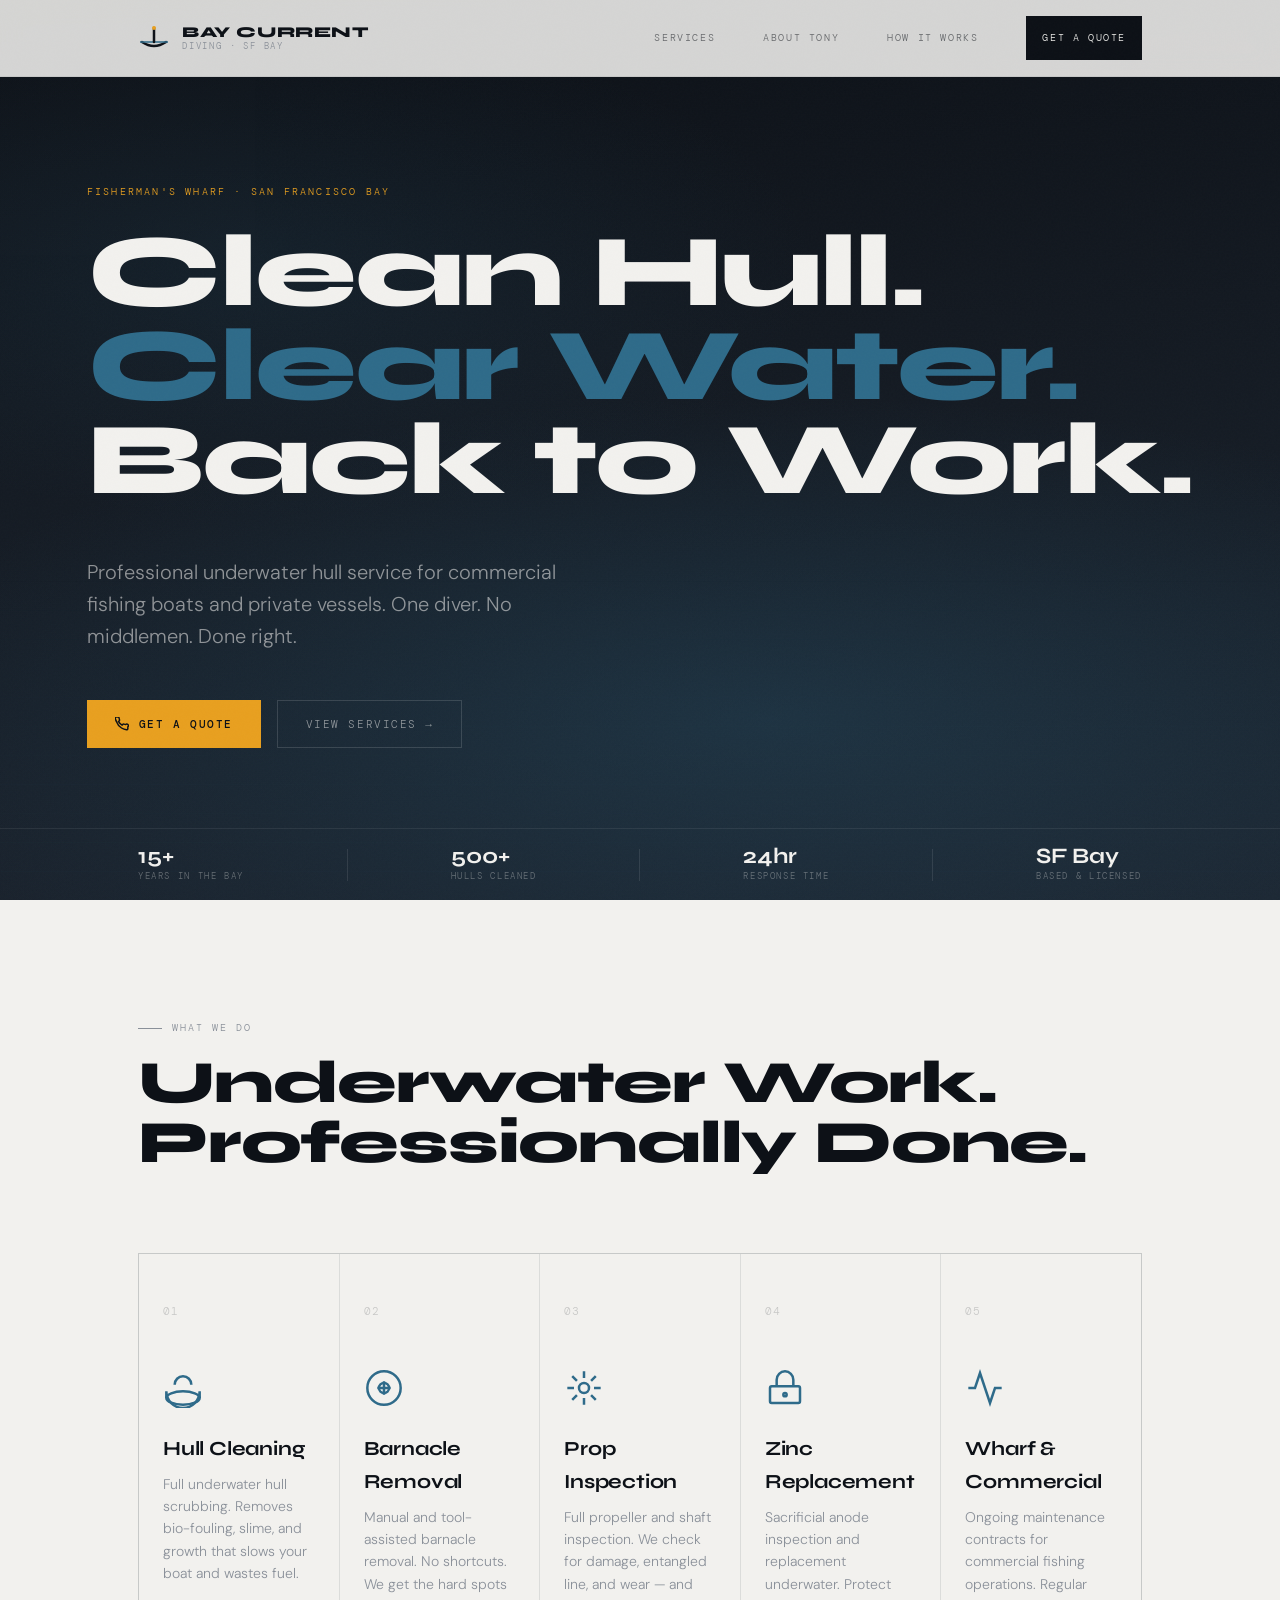
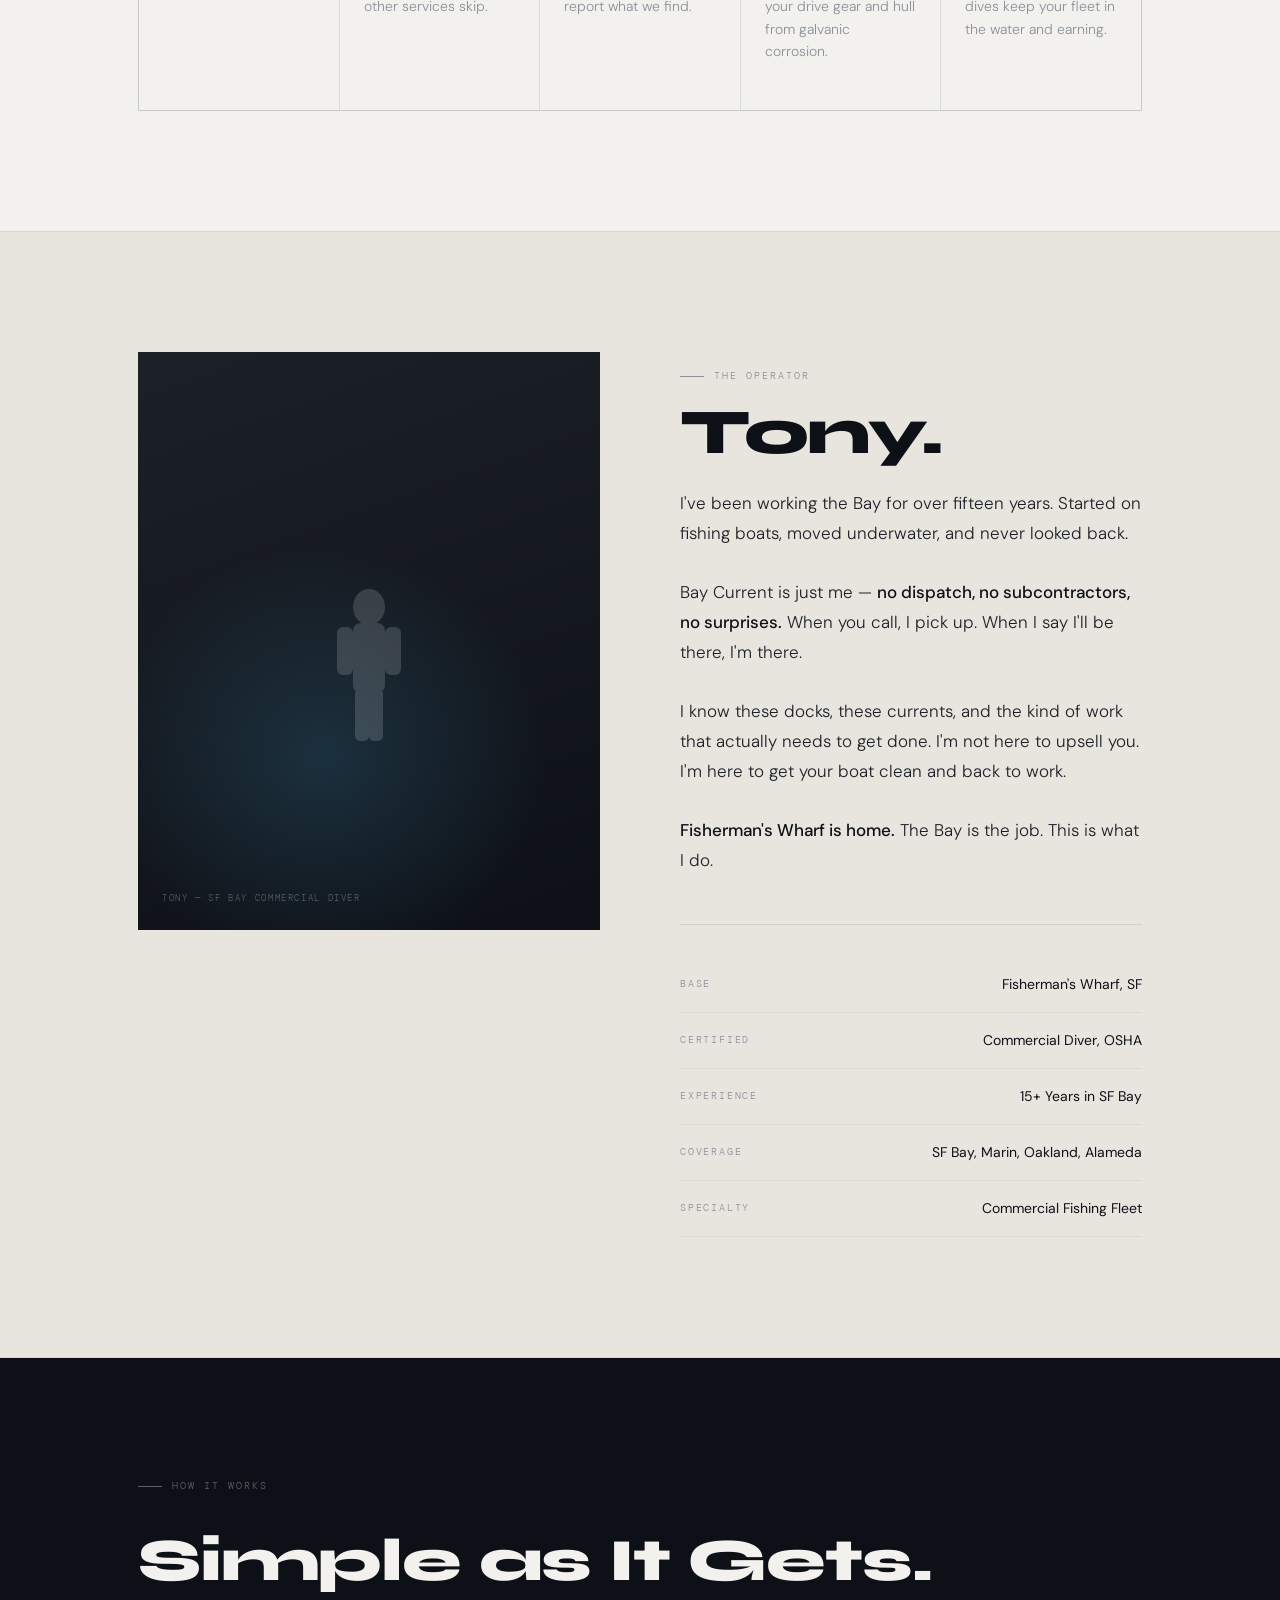
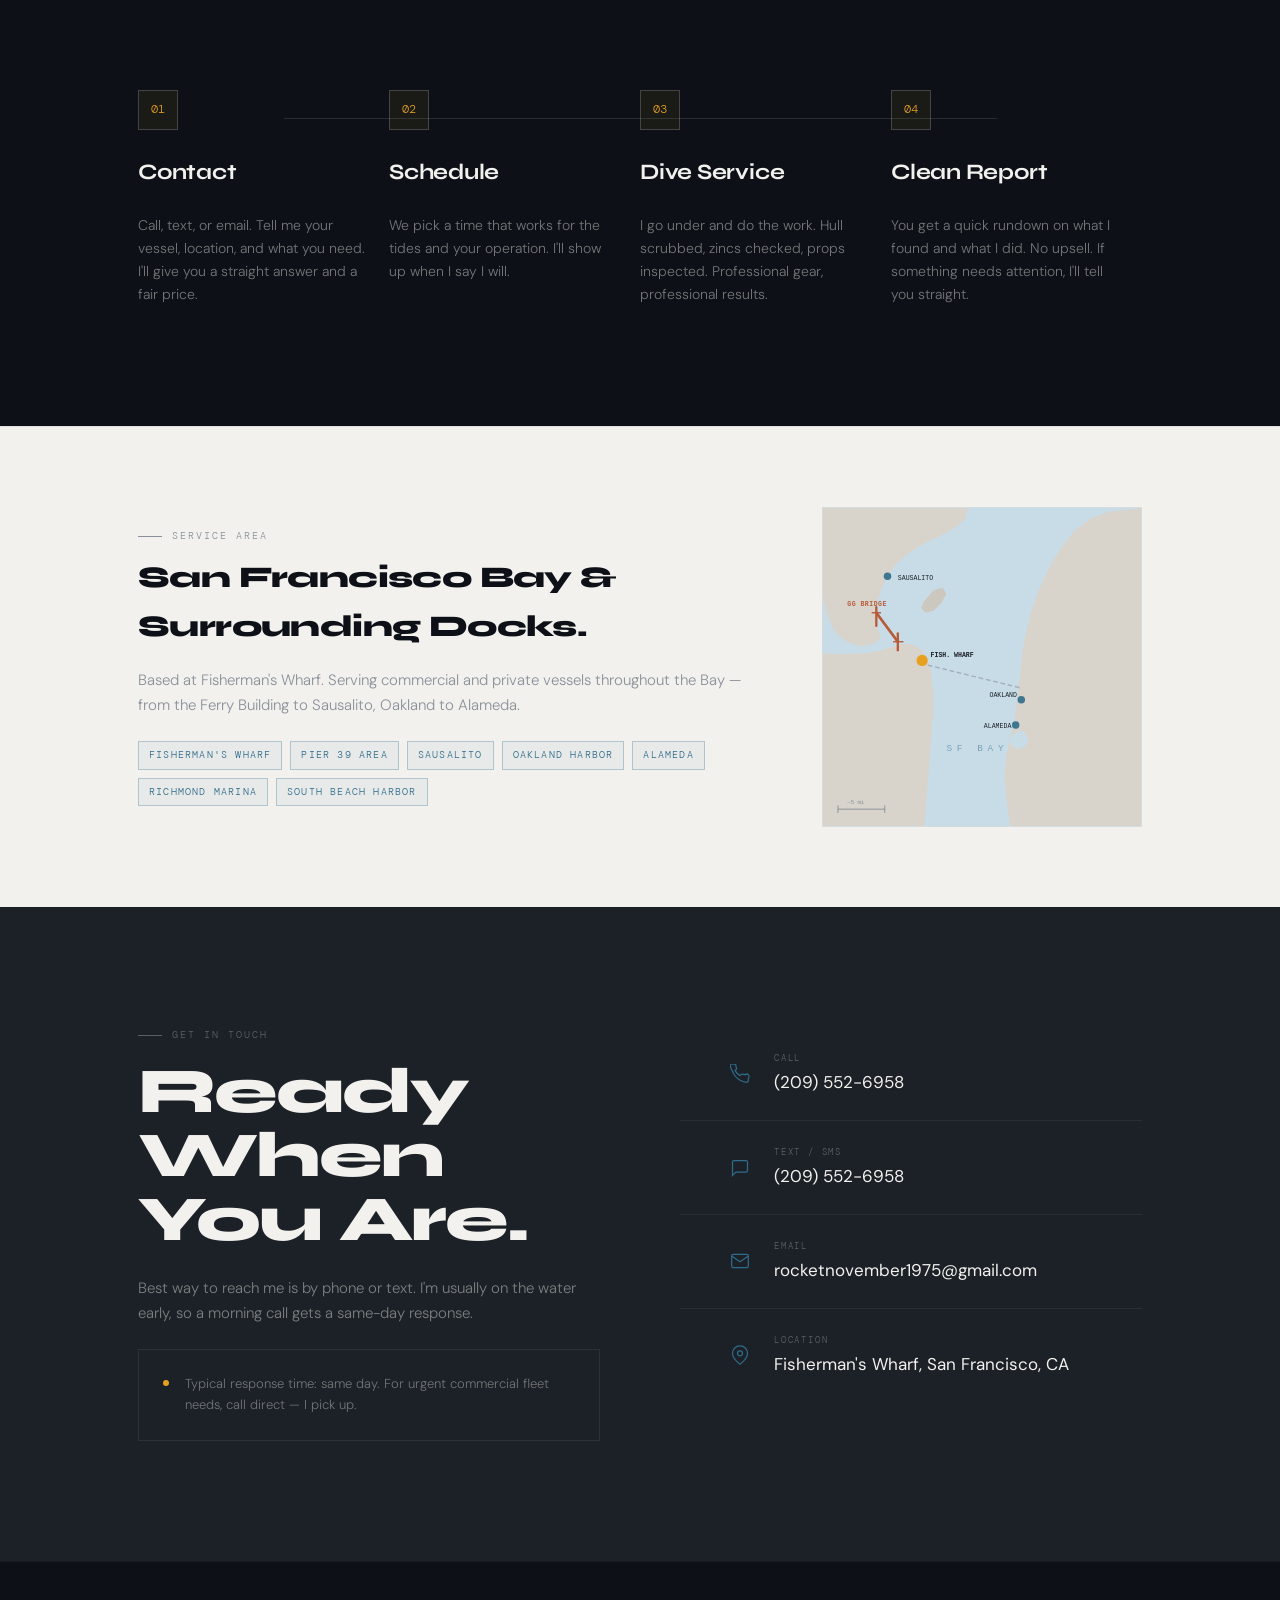
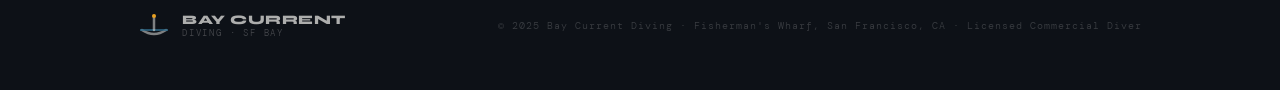
<file: index.html>
<!DOCTYPE html>
<html lang="en">
<head>
  <meta charset="UTF-8">
  <meta name="viewport" content="width=device-width, initial-scale=1.0, viewport-fit=cover">
  <title>Bay Current Diving — Underwater Hull Service, San Francisco Bay</title>
  <meta name="description" content="Professional underwater hull cleaning, barnacle removal, prop inspection and zinc replacement. Serving commercial fishing boats and private vessels at Fisherman's Wharf, San Francisco Bay.">
  <link rel="preconnect" href="https://fonts.googleapis.com">
  <link rel="preconnect" href="https://fonts.gstatic.com" crossorigin>
  <link rel="stylesheet" href="https://fonts.googleapis.com/css2?family=DM+Mono:ital,wght@0,300;0,400;0,500;1,300&family=Syne:wght@700;800&family=DM+Sans:ital,opsz,wght@0,9..40,300;0,9..40,400;0,9..40,500;1,9..40,300&display=swap">
  <link rel="stylesheet" href="css/styles.css">
<script defer src="https://static.cloudflareinsights.com/beacon.min.js" data-cf-beacon='{"token": "bba4e16a7d9b4d9985eda0cda2624e60"}'></script>
</head>
<body>

<nav id="site-nav">
  <div class="container">
    <div class="nav-inner">
      <a href="#hero" class="logo">
        <div class="logo-mark">
          <svg viewBox="0 0 32 32" fill="none" xmlns="http://www.w3.org/2000/svg" aria-hidden="true">
            <path d="M4 20 Q16 28 28 20" stroke="#0D1117" stroke-width="2.5" fill="none" stroke-linecap="round"/>
            <line x1="2" y1="20" x2="30" y2="20" stroke="#2F6B8A" stroke-width="1.5"/>
            <line x1="16" y1="6" x2="16" y2="20" stroke="#0D1117" stroke-width="2.5" stroke-linecap="round"/>
            <circle cx="16" cy="6" r="2" fill="#E8A020"/>
          </svg>
        </div>
        <div class="logo-text">
          <span class="logo-primary">Bay Current</span>
          <span class="logo-secondary">Diving · SF Bay</span>
        </div>
      </a>
      <ul class="nav-links">
        <li><a href="#services">Services</a></li>
        <li><a href="#about">About Tony</a></li>
        <li><a href="#process">How It Works</a></li>
        <li><a href="#contact" class="nav-cta">Get a Quote</a></li>
      </ul>
      <a href="tel:+12095526958" class="mobile-cta">Call Tony</a>
    </div>
  </div>
</nav>

<section id="hero">
  <div class="hero-bg" aria-hidden="true"></div>
  <div class="hero-content container">
    <p class="hero-label">Fisherman's Wharf · San Francisco Bay</p>
    <h1 class="hero-headline">
      Clean Hull.<br>
      <em>Clear Water.</em><br>
      Back to Work.
    </h1>
    <p class="hero-sub">Professional underwater hull service for commercial fishing boats and private vessels. One diver. No middlemen. Done right.</p>
    <div class="hero-actions">
      <a href="#contact" class="btn-primary">
        <svg width="14" height="14" viewBox="0 0 24 24" fill="none" stroke="currentColor" stroke-width="2.5" aria-hidden="true">
          <path d="M22 16.92v3a2 2 0 01-2.18 2 19.79 19.79 0 01-8.63-3.07A19.5 19.5 0 013.07 8.81a19.79 19.79 0 01-3.07-8.63A2 2 0 012 0h3a2 2 0 012 1.72c.127.96.361 1.903.7 2.81a2 2 0 01-.45 2.11L6.09 7.91a16 16 0 006 6l1.27-1.27a2 2 0 012.11-.45c.907.339 1.85.573 2.81.7A2 2 0 0122 16.92z"/>
        </svg>
        Get a Quote
      </a>
      <a href="#services" class="btn-secondary">View Services →</a>
    </div>
  </div>
  <div class="hero-bar">
    <div class="container">
      <div class="hero-bar-inner">
        <div class="hero-stat">
          <span class="hero-stat-num">15+</span>
          <span class="hero-stat-label">Years in the Bay</span>
        </div>
        <div class="hero-divider" aria-hidden="true"></div>
        <div class="hero-stat">
          <span class="hero-stat-num">500+</span>
          <span class="hero-stat-label">Hulls Cleaned</span>
        </div>
        <div class="hero-divider" aria-hidden="true"></div>
        <div class="hero-stat">
          <span class="hero-stat-num">24hr</span>
          <span class="hero-stat-label">Response Time</span>
        </div>
        <div class="hero-divider" aria-hidden="true"></div>
        <div class="hero-stat">
          <span class="hero-stat-num">SF Bay</span>
          <span class="hero-stat-label">Based &amp; Licensed</span>
        </div>
      </div>
    </div>
  </div>
</section>

<section id="services">
  <div class="container">
    <div class="section-header reveal">
      <p class="label">What We Do</p>
      <h2 class="section-title">Underwater Work.<br>Professionally Done.</h2>
    </div>
    <div class="services-grid reveal">
      <div class="service-card">
        <p class="service-num">01</p>
        <svg class="service-icon" viewBox="0 0 24 24" fill="none" stroke="currentColor" stroke-width="1.5" aria-hidden="true"><ellipse cx="12" cy="18" rx="10" ry="4"/><path d="M2 18v-4a10 10 0 0020 0v4"/><path d="M7 10c0-2.8 2.2-5 5-5s5 2.2 5 5"/></svg>
        <p class="service-name">Hull Cleaning</p>
        <p class="service-desc">Full underwater hull scrubbing. Removes bio-fouling, slime, and growth that slows your boat and wastes fuel.</p>
      </div>
      <div class="service-card">
        <p class="service-num">02</p>
        <svg class="service-icon" viewBox="0 0 24 24" fill="none" stroke="currentColor" stroke-width="1.5" aria-hidden="true"><circle cx="12" cy="12" r="10"/><path d="M8 12h8M12 8v8"/><circle cx="12" cy="12" r="3"/></svg>
        <p class="service-name">Barnacle Removal</p>
        <p class="service-desc">Manual and tool-assisted barnacle removal. No shortcuts. We get the hard spots other services skip.</p>
      </div>
      <div class="service-card">
        <p class="service-num">03</p>
        <svg class="service-icon" viewBox="0 0 24 24" fill="none" stroke="currentColor" stroke-width="1.5" aria-hidden="true"><circle cx="12" cy="12" r="3"/><path d="M12 2v4M12 18v4M4.93 4.93l2.83 2.83M16.24 16.24l2.83 2.83M2 12h4M18 12h4M4.93 19.07l2.83-2.83M16.24 7.76l2.83-2.83"/></svg>
        <p class="service-name">Prop Inspection</p>
        <p class="service-desc">Full propeller and shaft inspection. We check for damage, entangled line, and wear — and report what we find.</p>
      </div>
      <div class="service-card">
        <p class="service-num">04</p>
        <svg class="service-icon" viewBox="0 0 24 24" fill="none" stroke="currentColor" stroke-width="1.5" aria-hidden="true"><rect x="3" y="11" width="18" height="10" rx="1"/><path d="M7 11V7a5 5 0 0110 0v4"/><circle cx="12" cy="16" r="1"/></svg>
        <p class="service-name">Zinc Replacement</p>
        <p class="service-desc">Sacrificial anode inspection and replacement underwater. Protect your drive gear and hull from galvanic corrosion.</p>
      </div>
      <div class="service-card">
        <p class="service-num">05</p>
        <svg class="service-icon" viewBox="0 0 24 24" fill="none" stroke="currentColor" stroke-width="1.5" aria-hidden="true"><path d="M22 12h-4l-3 9L9 3l-3 9H2"/></svg>
        <p class="service-name">Wharf &amp; Commercial</p>
        <p class="service-desc">Ongoing maintenance contracts for commercial fishing operations. Regular dives keep your fleet in the water and earning.</p>
      </div>
    </div>
  </div>
</section>

<section id="about">
  <div class="container">
    <div class="about-grid">
      <div class="about-image-placeholder reveal">
        <div class="about-image-inner">
          <svg class="diver-silhouette" width="120" height="180" viewBox="0 0 120 180" fill="none" aria-hidden="true">
            <ellipse cx="60" cy="30" rx="16" ry="18" fill="white"/>
            <rect x="44" y="46" width="32" height="70" rx="8" fill="white"/>
            <rect x="28" y="50" width="16" height="48" rx="6" fill="white"/>
            <rect x="76" y="50" width="16" height="48" rx="6" fill="white"/>
            <rect x="46" y="112" width="14" height="52" rx="5" fill="white"/>
            <rect x="60" y="112" width="14" height="52" rx="5" fill="white"/>
            <rect x="60" y="50" width="10" height="50" rx="4" fill="white" opacity="0.6"/>
          </svg>
          <p class="about-image-caption">Tony — SF Bay Commercial Diver</p>
        </div>
      </div>
      <div class="about-content reveal">
        <p class="label">The Operator</p>
        <h2 class="about-name">Tony.</h2>
        <div class="about-bio">
          <p>I've been working the Bay for over fifteen years. Started on fishing boats, moved underwater, and never looked back.</p>
          <br>
          <p>Bay Current is just me — <strong>no dispatch, no subcontractors, no surprises.</strong> When you call, I pick up. When I say I'll be there, I'm there.</p>
          <br>
          <p>I know these docks, these currents, and the kind of work that actually needs to get done. I'm not here to upsell you. I'm here to get your boat clean and back to work.</p>
          <br>
          <p><strong>Fisherman's Wharf is home.</strong> The Bay is the job. This is what I do.</p>
        </div>
        <div class="about-details">
          <div class="about-detail"><span class="about-detail-key">Base</span><span class="about-detail-val">Fisherman's Wharf, SF</span></div>
          <div class="about-detail"><span class="about-detail-key">Certified</span><span class="about-detail-val">Commercial Diver, OSHA</span></div>
          <div class="about-detail"><span class="about-detail-key">Experience</span><span class="about-detail-val">15+ Years in SF Bay</span></div>
          <div class="about-detail"><span class="about-detail-key">Coverage</span><span class="about-detail-val">SF Bay, Marin, Oakland, Alameda</span></div>
          <div class="about-detail"><span class="about-detail-key">Specialty</span><span class="about-detail-val">Commercial Fishing Fleet</span></div>
        </div>
      </div>
    </div>
  </div>
</section>

<section id="process">
  <div class="container">
    <div class="section-header reveal">
      <p class="label label--light">How It Works</p>
      <h2 class="process-title">Simple as It Gets.</h2>
    </div>
    <div class="process-steps">
      <div class="process-step">
        <div class="step-num-wrap"><div class="step-num">01</div></div>
        <h3 class="step-title">Contact</h3>
        <p class="step-desc">Call, text, or email. Tell me your vessel, location, and what you need. I'll give you a straight answer and a fair price.</p>
      </div>
      <div class="process-step">
        <div class="step-num-wrap"><div class="step-num">02</div></div>
        <h3 class="step-title">Schedule</h3>
        <p class="step-desc">We pick a time that works for the tides and your operation. I'll show up when I say I will.</p>
      </div>
      <div class="process-step">
        <div class="step-num-wrap"><div class="step-num">03</div></div>
        <h3 class="step-title">Dive Service</h3>
        <p class="step-desc">I go under and do the work. Hull scrubbed, zincs checked, props inspected. Professional gear, professional results.</p>
      </div>
      <div class="process-step">
        <div class="step-num-wrap"><div class="step-num">04</div></div>
        <h3 class="step-title">Clean Report</h3>
        <p class="step-desc">You get a quick rundown on what I found and what I did. No upsell. If something needs attention, I'll tell you straight.</p>
      </div>
    </div>
  </div>
</section>

<section id="coverage">
  <div class="container">
    <div class="coverage-inner">
      <div class="coverage-text reveal">
        <p class="label">Service Area</p>
        <h2 class="coverage-title">San Francisco Bay &amp; Surrounding Docks.</h2>
        <p class="coverage-desc">Based at Fisherman's Wharf. Serving commercial and private vessels throughout the Bay — from the Ferry Building to Sausalito, Oakland to Alameda.</p>
        <div class="coverage-tags">
          <span class="tag">Fisherman's Wharf</span>
          <span class="tag">Pier 39 Area</span>
          <span class="tag">Sausalito</span>
          <span class="tag">Oakland Harbor</span>
          <span class="tag">Alameda</span>
          <span class="tag">Richmond Marina</span>
          <span class="tag">South Beach Harbor</span>
        </div>
      </div>
      <div class="coverage-visual reveal">
       <div class="bay-map">
<svg width="100%" height="100%" viewBox="0 0 340 340"
     xmlns="http://www.w3.org/2000/svg"
     role="img" aria-label="Map of San Francisco Bay service area">

  <!-- Water background — entire canvas -->
  <rect width="340" height="340" fill="#C8DCE8"/>

  <!-- MARIN COUNTY — top-left -->
  <path d="M 0 0 L 155 0 L 152 12 L 140 22 L 125 30 L 108 38 L 92 48 L 78 60 L 68 75 L 62 88 L 58 100 L 55 115 L 58 128 L 62 138 L 55 145 L 42 148 L 28 144 L 18 138 L 10 128 L 4 112 L 0 95 Z" fill="#D8D3CB"/>
  <path d="M 108 100 L 118 88 L 128 85 L 132 92 L 126 102 L 118 110 L 110 112 L 105 107 Z" fill="#CCC7BF"/>
  

  <!-- SF PENINSULA — bottom-left -->
  <path d="M 0 155 L 0 340 L 108 340 L 110 318 L 112 295 L 114 268 L 116 242 L 118 218 L 118 198 L 116 178 L 112 162 L 106 152 L 98 147 L 88 145 L 75 148 L 62 152 L 48 155 L 30 156 L 12 156 Z" fill="#D8D3CB"/>

  <!-- EAST BAY — full right side -->
  <path d="M 340 0 L 340 340 L 200 340 L 196 310 L 194 285 L 196 265 L 200 248 L 204 232 L 206 218 L 208 200 L 210 182 L 212 165 L 214 148 L 218 130 L 222 112 L 228 95 L 235 78 L 244 60 L 255 42 L 268 25 L 285 12 L 305 4 L 340 0 Z" fill="#D8D3CB"/>

  <!-- Alameda island water notch -->
  <path d="M 200 248 L 204 242 L 210 238 L 216 240 L 220 248 L 216 255 L 208 258 L 202 254 Z" fill="#C8DCE8"/>

  <!-- GOLDEN GATE BRIDGE -->
  <line x1="57" y1="112" x2="80" y2="143" stroke="#B85C38" stroke-width="3" stroke-linecap="round"/>
  <line x1="57" y1="106" x2="57" y2="126" stroke="#B85C38" stroke-width="2.5" stroke-linecap="round"/>
  <line x1="52" y1="112" x2="62" y2="112" stroke="#B85C38" stroke-width="1.5"/>
  <line x1="80" y1="134" x2="80" y2="152" stroke="#B85C38" stroke-width="2.5" stroke-linecap="round"/>
  <line x1="75" y1="143" x2="86" y2="143" stroke="#B85C38" stroke-width="1.5"/>
  <text x="26" y="105" font-family="monospace" font-size="7" fill="#B85C38" font-weight="600" letter-spacing="0.5">GG BRIDGE</text>

  <!-- BAY BRIDGE dashed -->
  <line x1="112" y1="168" x2="210" y2="192" stroke="#8A9099" stroke-width="1.5" stroke-dasharray="5,3" opacity="0.6"/>

  <!-- SF BAY label -->
  <text x="165" y="260" text-anchor="middle" font-family="monospace" font-size="10" fill="#2F6B8A" opacity="0.5" letter-spacing="5">SF BAY</text>

  <!-- Sausalito — Marin land, north of bridge -->
  <circle cx="69" cy="73" r="4" fill="#2F6B8A" opacity="0.9"/>
  <text x="80" y="77" font-family="monospace" font-size="7" fill="#1C2127">SAUSALITO</text>

  <!-- Fisherman's Wharf — SF shore -->
  <circle cx="106" cy="163" r="6" fill="#E8A020"/>
  <text x="115" y="159" font-family="monospace" font-size="7" fill="#1C2127" font-weight="600">FISH. WHARF</text>

  <!-- Oakland — East Bay waterfront -->
  <circle cx="212" cy="205" r="4" fill="#2F6B8A" opacity="0.9"/>
  <text x="178" y="202" font-family="monospace" font-size="7" fill="#1C2127">OAKLAND</text>

  <!-- Alameda — south of Oakland -->
  <circle cx="206" cy="232" r="4" fill="#2F6B8A" opacity="0.9"/>
  <text x="172" y="235" font-family="monospace" font-size="7" fill="#1C2127">ALAMEDA</text>

  <!-- Scale bar -->
  <line x1="16" y1="322" x2="66" y2="322" stroke="#8A9099" stroke-width="1"/>
  <line x1="16" y1="318" x2="16" y2="326" stroke="#8A9099" stroke-width="1"/>
  <line x1="66" y1="318" x2="66" y2="326" stroke="#8A9099" stroke-width="1"/>
  <text x="26" y="317" font-family="monospace" font-size="6" fill="#8A9099">~5 mi</text>

</svg>
</div>
      </div>
    </div>
  </div>
</section>

<section id="contact">
  <div class="container">
    <div class="contact-grid">
      <div class="reveal">
        <p class="label label--dim">Get in Touch</p>
        <h2 class="contact-headline">Ready<br>When<br>You Are.</h2>
        <p class="contact-note">Best way to reach me is by phone or text. I'm usually on the water early, so a morning call gets a same-day response.</p>
        <div class="contact-response">
          <div class="response-dot" aria-hidden="true"></div>
          <p class="response-text">Typical response time: same day. For urgent commercial fleet needs, call direct — I pick up.</p>
        </div>
      </div>
      <div class="reveal">
        <div class="contact-methods">
          <a href="tel:+12095526958" class="contact-method">
            <svg class="contact-method-icon" viewBox="0 0 24 24" fill="none" stroke="currentColor" stroke-width="1.5" aria-hidden="true"><path d="M22 16.92v3a2 2 0 01-2.18 2 19.79 19.79 0 01-8.63-3.07A19.5 19.5 0 013.07 8.81a19.79 19.79 0 01-3.07-8.63A2 2 0 012 0h3a2 2 0 012 1.72c.127.96.361 1.903.7 2.81a2 2 0 01-.45 2.11L6.09 7.91a16 16 0 006 6l1.27-1.27a2 2 0 012.11-.45c.907.339 1.85.573 2.81.7A2 2 0 0122 16.92z"/></svg>
            <div class="contact-method-content"><span class="contact-method-label">Call</span><span class="contact-method-value">(209) 552-6958</span></div>
          </a>
          <a href="sms:+12095526958" class="contact-method">
            <svg class="contact-method-icon" viewBox="0 0 24 24" fill="none" stroke="currentColor" stroke-width="1.5" aria-hidden="true"><path d="M21 15a2 2 0 01-2 2H7l-4 4V5a2 2 0 012-2h14a2 2 0 012 2z"/></svg>
            <div class="contact-method-content"><span class="contact-method-label">Text / SMS</span><span class="contact-method-value">(209) 552-6958</span></div>
          </a>
          <a href="mailto:rocketnovember1975@gmail.com" class="contact-method">
            <svg class="contact-method-icon" viewBox="0 0 24 24" fill="none" stroke="currentColor" stroke-width="1.5" aria-hidden="true"><path d="M4 4h16c1.1 0 2 .9 2 2v12c0 1.1-.9 2-2 2H4c-1.1 0-2-.9-2-2V6c0-1.1.9-2 2-2z"/><polyline points="22,6 12,13 2,6"/></svg>
            <div class="contact-method-content"><span class="contact-method-label">Email</span><span class="contact-method-value">rocketnovember1975@gmail.com</span></div>
          </a>
          <div class="contact-method">
            <svg class="contact-method-icon" viewBox="0 0 24 24" fill="none" stroke="currentColor" stroke-width="1.5" aria-hidden="true"><path d="M21 10c0 7-9 13-9 13s-9-6-9-13a9 9 0 0118 0z"/><circle cx="12" cy="10" r="3"/></svg>
            <div class="contact-method-content"><span class="contact-method-label">Location</span><span class="contact-method-value">Fisherman's Wharf, San Francisco, CA</span></div>
          </div>
        </div>
      </div>
    </div>
  </div>
</section>

<footer>
  <div class="container">
    <div class="footer-inner">
      <a href="#hero" class="logo footer-logo">
        <div class="logo-mark">
          <svg viewBox="0 0 32 32" fill="none" aria-hidden="true">
            <path d="M4 20 Q16 28 28 20" stroke="rgba(242,241,238,0.5)" stroke-width="2.5" fill="none" stroke-linecap="round"/>
            <line x1="2" y1="20" x2="30" y2="20" stroke="#2F6B8A" stroke-width="1.5"/>
            <line x1="16" y1="6" x2="16" y2="20" stroke="rgba(242,241,238,0.5)" stroke-width="2.5" stroke-linecap="round"/>
            <circle cx="16" cy="6" r="2" fill="#E8A020"/>
          </svg>
        </div>
        <div class="logo-text">
          <span class="logo-primary">Bay Current</span>
          <span class="logo-secondary">Diving · SF Bay</span>
        </div>
      </a>
      <p class="footer-copy">&copy; 2025 Bay Current Diving &middot; Fisherman's Wharf, San Francisco, CA &middot; Licensed Commercial Diver</p>
    </div>
  </div>
</footer>

<script src="js/main.js" defer></script>
</body>
</html>
</file>
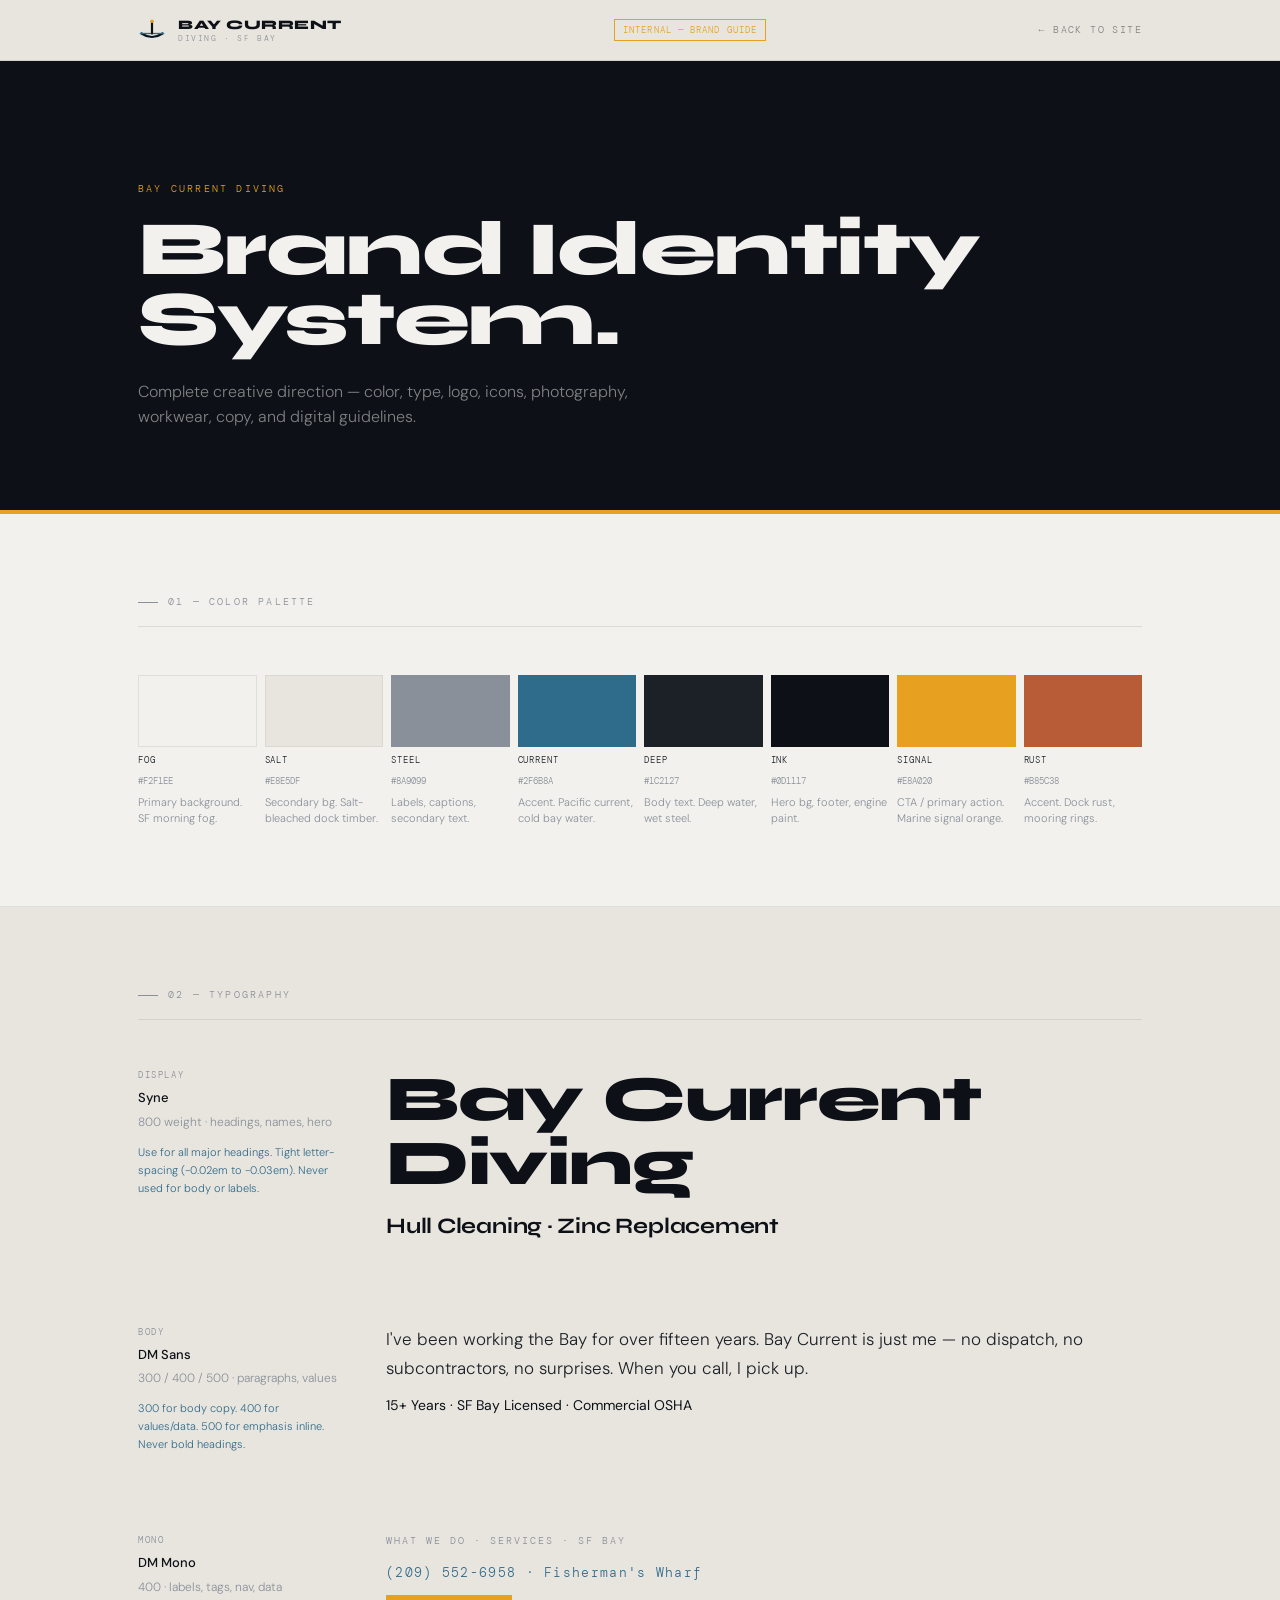
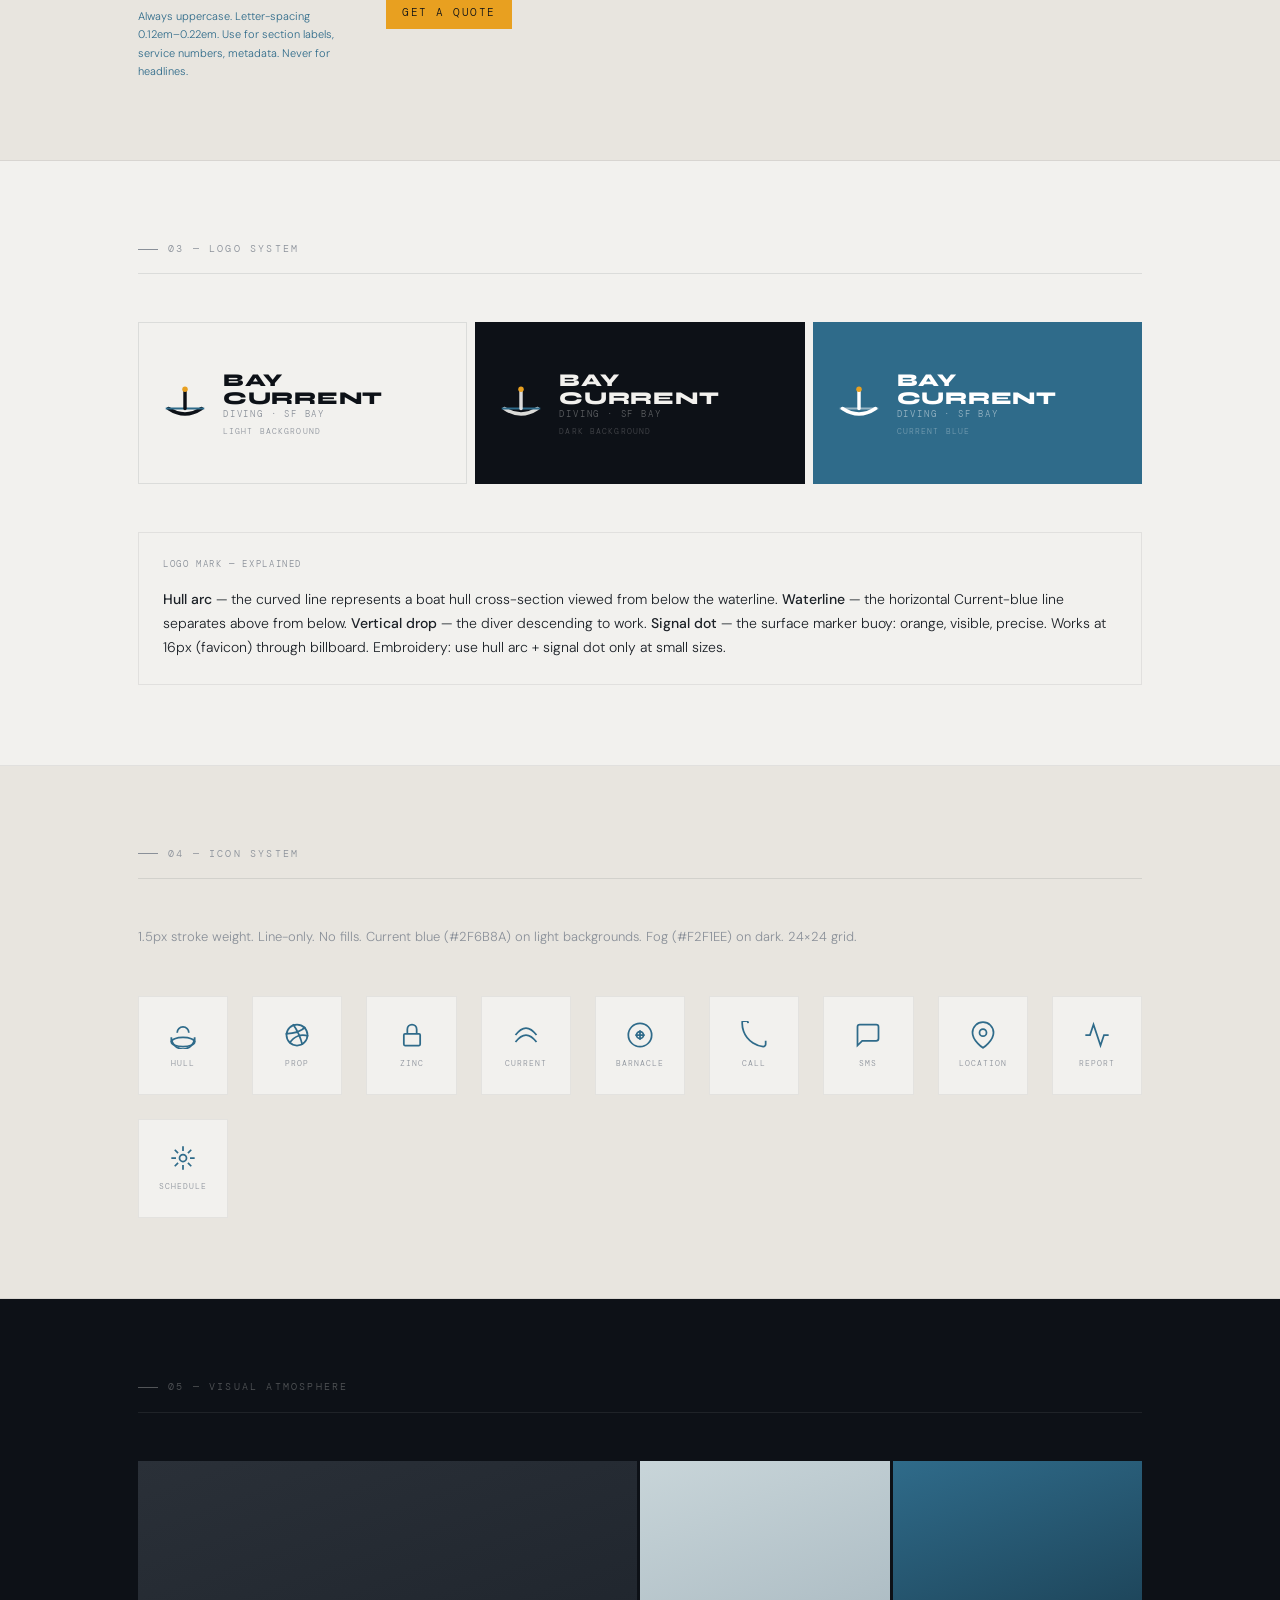
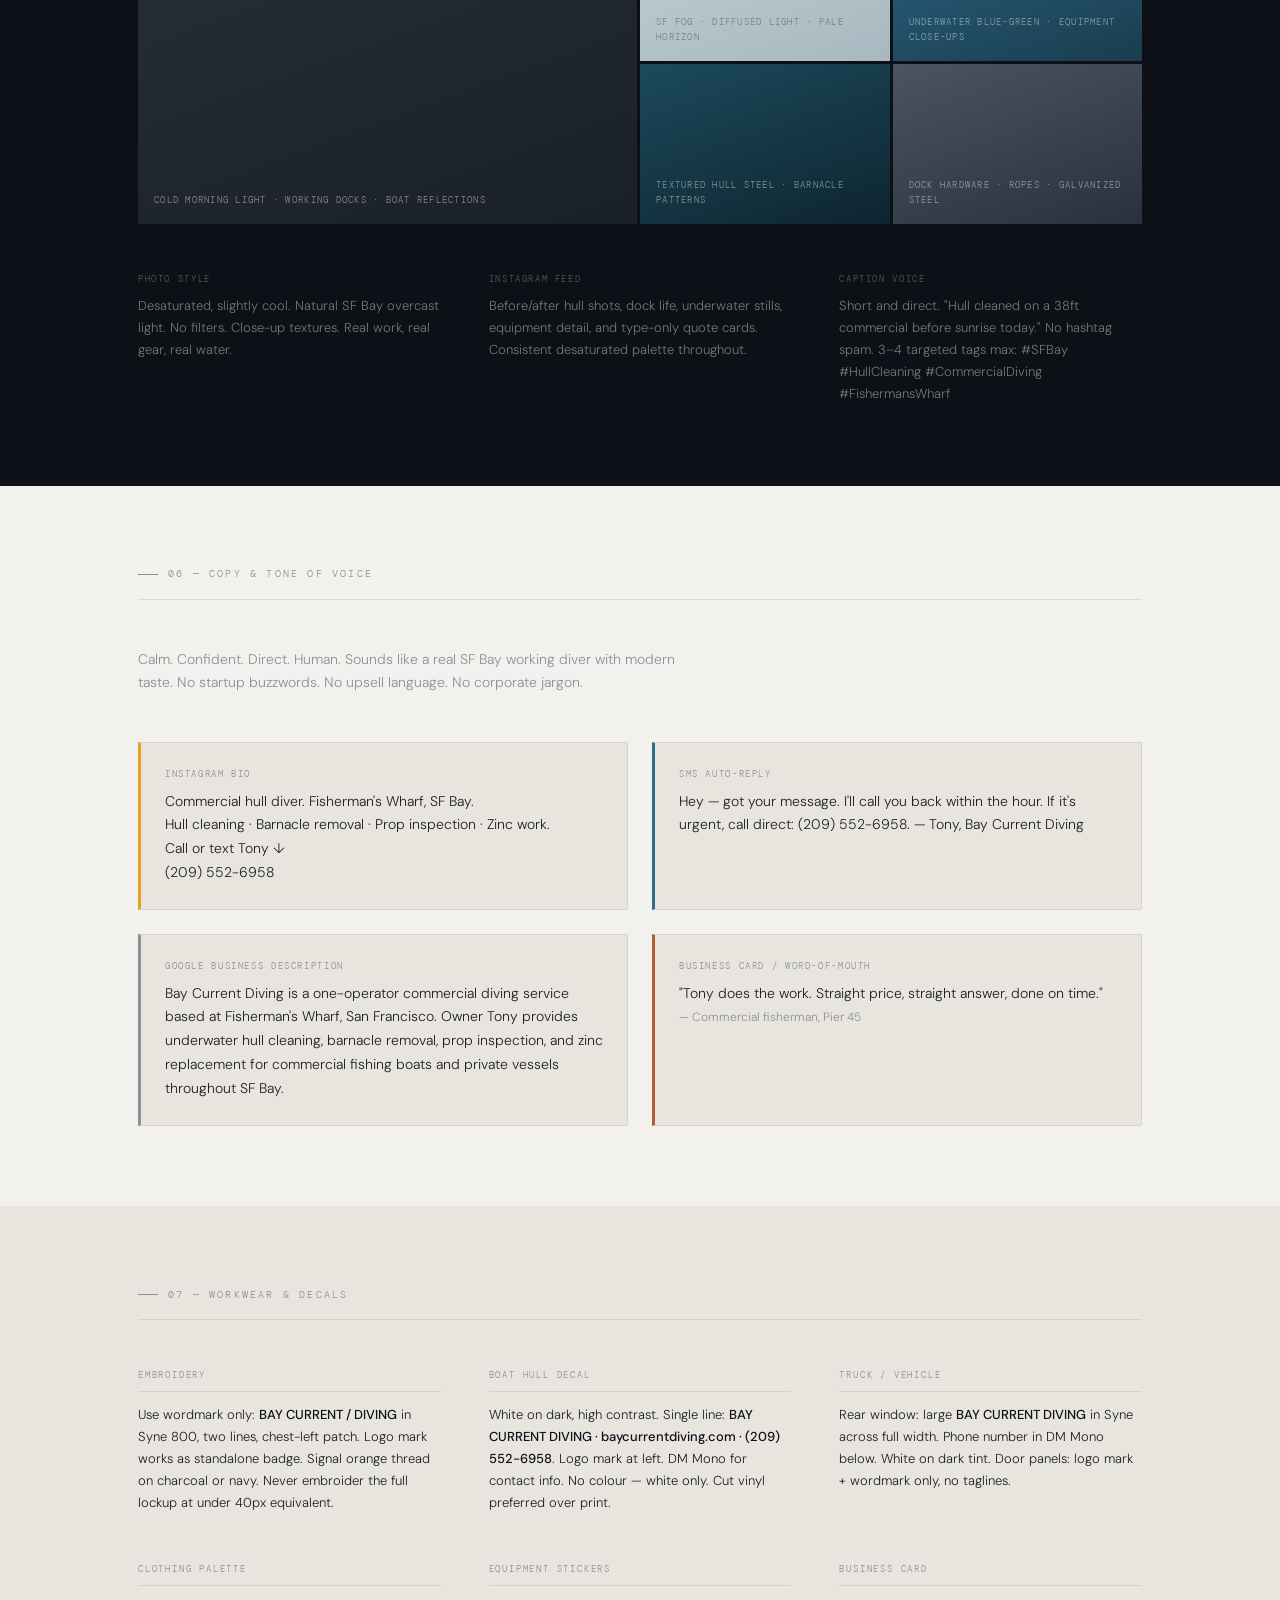
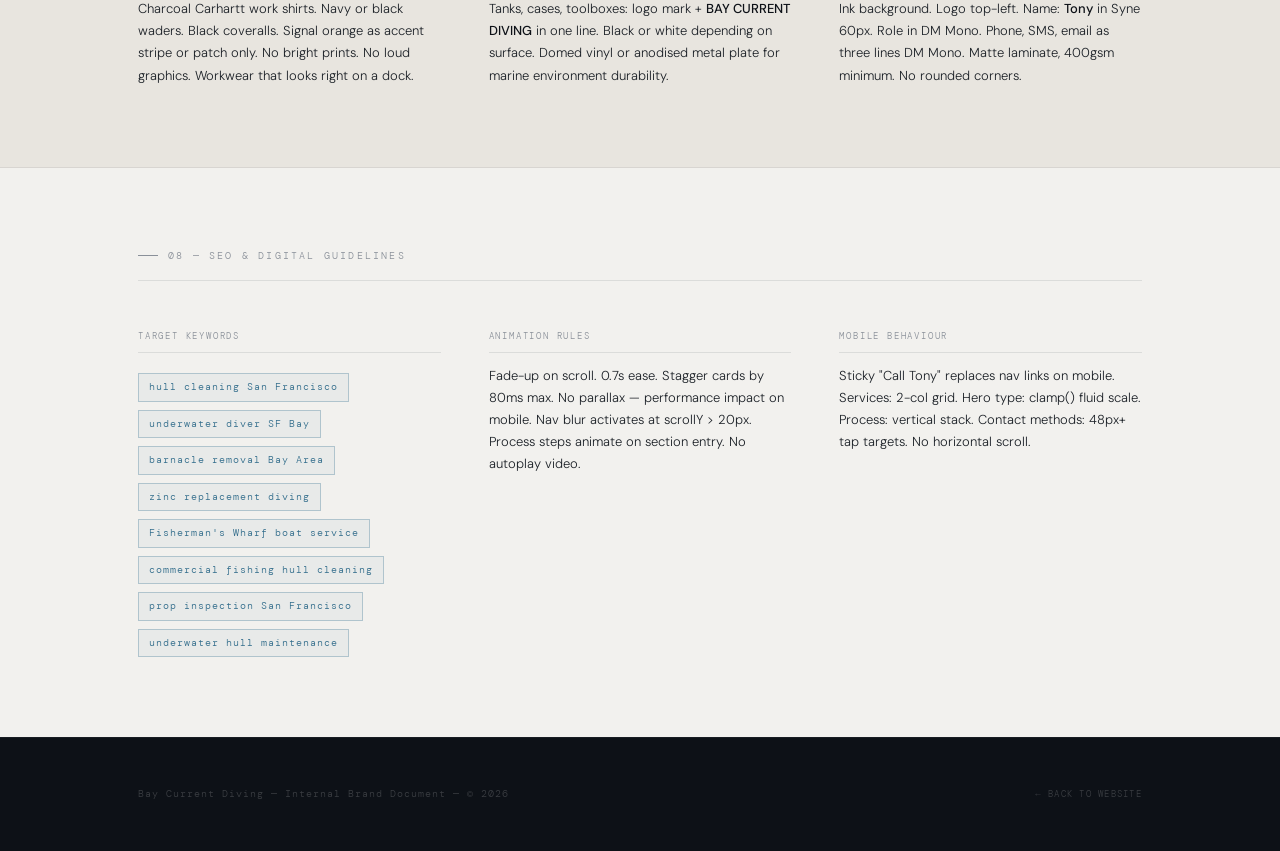
<file: brand.html>
<!DOCTYPE html>
<html lang="en">
<head>
  <meta charset="UTF-8" />
  <meta name="viewport" content="width=device-width, initial-scale=1.0" />
  <meta http-equiv="X-UA-Compatible" content="IE=edge" />

  <title>Brand Identity System — Bay Current Diving</title>
  <meta name="description" content="Brand identity system and creative direction for Bay Current Diving, SF Bay." />
  <meta name="robots" content="noindex, nofollow" />

  <link rel="preconnect" href="https://fonts.googleapis.com" />
  <link rel="preconnect" href="https://fonts.gstatic.com" crossorigin />
  <link href="https://fonts.googleapis.com/css2?family=DM+Mono:wght@300;400;500&family=Syne:wght@700;800&family=DM+Sans:opsz,wght@9..40,300;9..40,400;9..40,500&display=swap" rel="stylesheet" />

  <style>
    :root {
      --fog:     #F2F1EE;
      --salt:    #E8E5DF;
      --steel:   #8A9099;
      --deep:    #1C2127;
      --ink:     #0D1117;
      --current: #2F6B8A;
      --rust:    #B85C38;
      --signal:  #E8A020;
      --kelp:    #3D5C4A;

      --font-display: 'Syne', sans-serif;
      --font-body:    'DM Sans', sans-serif;
      --font-mono:    'DM Mono', monospace;

      --sp-xs:  8px;
      --sp-sm:  16px;
      --sp-md:  24px;
      --sp-lg:  48px;
      --sp-xl:  80px;
      --sp-2xl: 120px;

      --max-w: 1100px;
      --ease:  0.25s cubic-bezier(0.25, 0.46, 0.45, 0.94);
    }

    *, *::before, *::after { box-sizing: border-box; margin: 0; padding: 0; }
    html { scroll-behavior: smooth; font-size: 16px; }
    body {
      font-family: var(--font-body);
      background: var(--salt);
      color: var(--deep);
      line-height: 1.65;
      font-weight: 300;
      -webkit-font-smoothing: antialiased;
      overflow-x: hidden;
    }

    .container {
      max-width: var(--max-w);
      margin: 0 auto;
      padding: 0 var(--sp-lg);
    }
    @media (max-width: 768px) { .container { padding: 0 var(--sp-sm); } }

    /* ---- NAV ---- */
    nav {
      position: sticky;
      top: 0; z-index: 100;
      padding: var(--sp-sm) 0;
      background: rgba(232,229,223,0.95);
      backdrop-filter: blur(12px);
      -webkit-backdrop-filter: blur(12px);
      border-bottom: 1px solid rgba(28,33,39,0.1);
    }
    .nav-inner { display: flex; align-items: center; justify-content: space-between; }
    .logo { display: flex; align-items: center; gap: 12px; text-decoration: none; }
    .logo-mark { width: 28px; height: 28px; flex-shrink: 0; }
    .logo-mark svg { width: 100%; height: 100%; display: block; }
    .logo-text { display: flex; flex-direction: column; line-height: 1; }
    .logo-primary {
      font-family: var(--font-display);
      font-size: 13px; font-weight: 800;
      color: var(--ink); letter-spacing: 0.04em; text-transform: uppercase;
    }
    .logo-secondary {
      font-family: var(--font-mono);
      font-size: 8px; letter-spacing: 0.2em; text-transform: uppercase;
      color: var(--steel); margin-top: 2px;
    }
    .nav-back {
      font-family: var(--font-mono);
      font-size: 10px; letter-spacing: 0.14em; text-transform: uppercase;
      color: var(--deep); text-decoration: none; opacity: 0.5;
      transition: opacity var(--ease);
    }
    .nav-back:hover { opacity: 1; }
    .nav-badge {
      font-family: var(--font-mono);
      font-size: 9px; letter-spacing: 0.12em; text-transform: uppercase;
      color: var(--signal);
      border: 1px solid var(--signal);
      padding: 3px 8px;
    }

    /* ---- PAGE HEADER ---- */
    .page-header {
      background: var(--ink);
      padding: var(--sp-2xl) 0 var(--sp-xl);
      border-bottom: 4px solid var(--signal);
    }
    .page-header-inner { max-width: var(--max-w); margin: 0 auto; padding: 0 var(--sp-lg); }
    @media (max-width: 768px) { .page-header-inner { padding: 0 var(--sp-sm); } }
    .page-eyebrow {
      font-family: var(--font-mono);
      font-size: 10px; letter-spacing: 0.22em; text-transform: uppercase;
      color: var(--signal); margin-bottom: var(--sp-sm);
    }
    .page-title {
      font-family: var(--font-display);
      font-size: clamp(40px, 6vw, 80px);
      font-weight: 800; line-height: 0.92;
      letter-spacing: -0.02em; color: var(--fog);
      margin-bottom: var(--sp-md);
    }
    .page-desc {
      font-size: 16px; font-weight: 300;
      color: rgba(242,241,238,0.5);
      max-width: 520px; line-height: 1.6;
    }

    /* ---- SECTION ---- */
    .brand-section {
      padding: var(--sp-xl) 0;
      border-bottom: 1px solid rgba(28,33,39,0.08);
    }
    .brand-section:last-child { border-bottom: none; }
    .brand-section-alt { background: var(--fog); }
    .brand-section-dark { background: var(--ink); }

    .section-label {
      font-family: var(--font-mono);
      font-size: 10px; letter-spacing: 0.22em; text-transform: uppercase;
      color: var(--steel);
      display: flex; align-items: center; gap: 10px;
      margin-bottom: var(--sp-lg);
      padding-bottom: var(--sp-sm);
      border-bottom: 1px solid rgba(28,33,39,0.1);
    }
    .section-label-dark {
      color: rgba(242,241,238,0.3);
      border-bottom-color: rgba(242,241,238,0.08);
    }
    .section-label::before {
      content: '';
      display: inline-block;
      width: 20px; height: 1px;
      background: currentColor; flex-shrink: 0;
    }

    /* ---- PALETTE ---- */
    .palette-grid {
      display: grid;
      grid-template-columns: repeat(8, 1fr);
      gap: var(--sp-xs);
    }
    @media (max-width: 768px) { .palette-grid { grid-template-columns: repeat(4, 1fr); } }
    @media (max-width: 400px) { .palette-grid { grid-template-columns: repeat(2, 1fr); } }

    .swatch { display: flex; flex-direction: column; gap: 6px; }
    .swatch-block { height: 72px; }
    .swatch-name {
      font-family: var(--font-mono);
      font-size: 9px; letter-spacing: 0.1em; text-transform: uppercase;
      color: var(--deep);
    }
    .swatch-hex {
      font-family: var(--font-mono);
      font-size: 9px; color: var(--steel);
    }
    .swatch-role {
      font-size: 11px; font-weight: 300;
      color: var(--steel); line-height: 1.4;
    }

    /* ---- TYPOGRAPHY ---- */
    .type-grid { display: flex; flex-direction: column; gap: var(--sp-xl); }
    .type-block { display: grid; grid-template-columns: 200px 1fr; gap: var(--sp-lg); align-items: start; }
    @media (max-width: 600px) { .type-block { grid-template-columns: 1fr; gap: var(--sp-sm); } }
    .type-meta { display: flex; flex-direction: column; gap: 4px; }
    .type-role {
      font-family: var(--font-mono);
      font-size: 9px; letter-spacing: 0.18em; text-transform: uppercase;
      color: var(--steel);
    }
    .type-name { font-size: 13px; font-weight: 500; color: var(--ink); }
    .type-spec { font-size: 12px; font-weight: 300; color: var(--steel); }
    .type-divider {
      width: 1px; background: rgba(28,33,39,0.1);
      align-self: stretch;
      display: none;
    }

    /* ---- LOGO VARIANTS ---- */
    .logo-variants-grid {
      display: grid;
      grid-template-columns: repeat(3, 1fr);
      gap: var(--sp-xs);
    }
    @media (max-width: 600px) { .logo-variants-grid { grid-template-columns: 1fr; } }
    .logo-variant {
      padding: var(--sp-lg) var(--sp-md);
      display: flex; align-items: center; gap: var(--sp-sm);
    }
    .lv-light   { background: var(--fog); border: 1px solid rgba(28,33,39,0.1); }
    .lv-dark    { background: var(--ink); }
    .lv-current { background: var(--current); }

    .lv-mark { width: 44px; height: 44px; flex-shrink: 0; }
    .lv-mark svg { width: 100%; height: 100%; display: block; }
    .lv-text { display: flex; flex-direction: column; line-height: 1; }
    .lv-primary {
      font-family: var(--font-display);
      font-size: 18px; font-weight: 800;
      letter-spacing: 0.04em; text-transform: uppercase;
    }
    .lv-secondary {
      font-family: var(--font-mono);
      font-size: 9px; letter-spacing: 0.2em; text-transform: uppercase;
      margin-top: 3px;
    }

    /* ---- ICONS ---- */
    .icon-grid {
      display: grid;
      grid-template-columns: repeat(auto-fill, minmax(90px, 1fr));
      gap: var(--sp-md);
    }
    .icon-item {
      display: flex; flex-direction: column;
      align-items: center; gap: 8px;
      padding: var(--sp-md);
      background: var(--fog);
      border: 1px solid rgba(28,33,39,0.07);
    }
    .icon-item svg { width: 28px; height: 28px; color: var(--current); display: block; }
    .icon-label {
      font-family: var(--font-mono);
      font-size: 8px; letter-spacing: 0.12em; text-transform: uppercase;
      color: var(--steel); text-align: center;
    }

    /* ---- MOODBOARD ---- */
    .moodboard {
      display: grid;
      grid-template-columns: 2fr 1fr 1fr;
      grid-template-rows: 200px 160px;
      gap: 3px;
    }
    @media (max-width: 768px) {
      .moodboard {
        grid-template-columns: 1fr 1fr;
        grid-template-rows: auto;
      }
    }
    .mood-cell {
      display: flex; align-items: flex-end;
      padding: var(--sp-sm);
      position: relative; overflow: hidden;
    }
    .mood-cell:first-child { grid-row: span 2; }
    @media (max-width: 768px) { .mood-cell:first-child { grid-row: span 1; } }

    .mood-dock    { background: linear-gradient(160deg, #2A3038, #1A2028); }
    .mood-fog     { background: linear-gradient(160deg, #C8D5D9, #A8B8C0); }
    .mood-hull    { background: linear-gradient(160deg, #1C4A5C, #0E2530); }
    .mood-water   { background: linear-gradient(160deg, #2F6B8A, #1A3D50); }
    .mood-steel   { background: linear-gradient(160deg, #4A5560, #2A3040); }

    .mood-label {
      font-family: var(--font-mono);
      font-size: 9px; letter-spacing: 0.14em; text-transform: uppercase;
      color: rgba(242,241,238,0.5);
      position: relative; z-index: 2;
    }
    .mood-fog .mood-label { color: rgba(28,33,39,0.4); }

    /* ---- COPY SAMPLES ---- */
    .copy-grid {
      display: grid;
      grid-template-columns: 1fr 1fr;
      gap: var(--sp-md);
    }
    @media (max-width: 600px) { .copy-grid { grid-template-columns: 1fr; } }

    .copy-card {
      padding: var(--sp-md);
      background: var(--salt);
      border: 1px solid rgba(28,33,39,0.08);
      border-left: 3px solid var(--current);
    }
    .copy-card-label {
      font-family: var(--font-mono);
      font-size: 9px; letter-spacing: 0.18em; text-transform: uppercase;
      color: var(--steel); margin-bottom: var(--sp-xs);
    }
    .copy-card-body {
      font-size: 14px; font-weight: 300;
      color: var(--deep); line-height: 1.7;
    }

    /* ---- WORKWEAR / DECALS ---- */
    .specs-grid {
      display: grid;
      grid-template-columns: 1fr 1fr 1fr;
      gap: var(--sp-lg);
    }
    @media (max-width: 768px) { .specs-grid { grid-template-columns: 1fr; gap: var(--sp-md); } }
    .spec-block { display: flex; flex-direction: column; gap: var(--sp-xs); }
    .spec-title {
      font-family: var(--font-mono);
      font-size: 9px; letter-spacing: 0.2em; text-transform: uppercase;
      color: var(--steel);
      padding-bottom: var(--sp-xs);
      border-bottom: 1px solid rgba(28,33,39,0.1);
      margin-bottom: 4px;
    }
    .spec-body {
      font-size: 13px; font-weight: 300;
      color: var(--deep); line-height: 1.7;
    }
    .spec-body strong { font-weight: 500; color: var(--ink); }

    /* ---- SEO / KEYWORDS ---- */
    .keyword-list {
      display: flex; flex-wrap: wrap; gap: var(--sp-xs);
    }
    .kw {
      font-family: var(--font-mono);
      font-size: 10px; letter-spacing: 0.1em;
      color: var(--current);
      border: 1px solid rgba(47,107,138,0.3);
      padding: 5px 10px;
      background: rgba(47,107,138,0.05);
    }

    /* ---- FOOTER ---- */
    .brand-footer {
      background: var(--ink);
      padding: var(--sp-lg) 0;
      border-top: 1px solid rgba(242,241,238,0.05);
    }
    .brand-footer-inner {
      display: flex; justify-content: space-between;
      align-items: center; flex-wrap: wrap; gap: var(--sp-sm);
    }
    .footer-note {
      font-family: var(--font-mono);
      font-size: 10px; letter-spacing: 0.1em;
      color: rgba(242,241,238,0.2);
    }
    .footer-link {
      font-family: var(--font-mono);
      font-size: 9px; letter-spacing: 0.14em; text-transform: uppercase;
      color: rgba(242,241,238,0.2); text-decoration: none;
      transition: color var(--ease);
    }
    .footer-link:hover { color: rgba(242,241,238,0.5); }

    /* ---- ANIMATIONS ---- */
    @keyframes fadeUp {
      from { opacity:0; transform:translateY(16px); }
      to   { opacity:1; transform:translateY(0); }
    }
    .reveal {
      opacity: 0; transform: translateY(20px);
      transition: opacity 0.6s ease, transform 0.6s ease;
    }
    .reveal.visible { opacity:1; transform:translateY(0); }

    /* ---- SKIP NAV ---- */
    .skip-nav {
      position:absolute; top:-100px; left:var(--sp-sm);
      background:var(--signal); color:var(--ink);
      font-family:var(--font-mono); font-size:11px; letter-spacing:0.1em;
      padding:8px 16px; text-decoration:none; z-index:200;
      transition:top 0.2s;
    }
    .skip-nav:focus { top:var(--sp-sm); }
  </style>
<script defer src="https://static.cloudflareinsights.com/beacon.min.js" data-cf-beacon='{"token": "bba4e16a7d9b4d9985eda0cda2624e60"}'></script>
</head>
<body>

<a href="#main" class="skip-nav">Skip to content</a>

<!-- ===== NAV ===== -->
<nav role="navigation" aria-label="Brand guide navigation">
  <div class="container">
    <div class="nav-inner">
      <a href="index.html" class="logo" aria-label="Bay Current Diving — back to main site">
        <div class="logo-mark" aria-hidden="true">
          <svg viewBox="0 0 32 32" fill="none">
            <path d="M4 20 Q16 28 28 20" stroke="#0D1117" stroke-width="2.5" stroke-linecap="round"/>
            <line x1="2" y1="20" x2="30" y2="20" stroke="#2F6B8A" stroke-width="1.5"/>
            <line x1="16" y1="6" x2="16" y2="20" stroke="#0D1117" stroke-width="2.5" stroke-linecap="round"/>
            <circle cx="16" cy="6" r="2" fill="#E8A020"/>
          </svg>
        </div>
        <div class="logo-text">
          <span class="logo-primary">Bay Current</span>
          <span class="logo-secondary">Diving · SF Bay</span>
        </div>
      </a>
      <span class="nav-badge" aria-label="Internal document">Internal — Brand Guide</span>
      <a href="index.html" class="nav-back">&larr; Back to Site</a>
    </div>
  </div>
</nav>

<!-- ===== PAGE HEADER ===== -->
<header class="page-header" role="banner">
  <div class="page-header-inner">
    <p class="page-eyebrow">Bay Current Diving</p>
    <h1 class="page-title">Brand Identity<br>System.</h1>
    <p class="page-desc">Complete creative direction — color, type, logo, icons, photography, workwear, copy, and digital guidelines.</p>
  </div>
</header>

<main id="main">

<!-- ===== 01 PALETTE ===== -->
<section class="brand-section brand-section-alt" aria-labelledby="palette-heading">
  <div class="container">
    <p class="section-label" id="palette-heading">01 — Color Palette</p>
    <div class="palette-grid reveal">
      <div class="swatch">
        <div class="swatch-block" style="background:#F2F1EE;border:1px solid rgba(0,0,0,0.08);"></div>
        <span class="swatch-name">Fog</span>
        <span class="swatch-hex">#F2F1EE</span>
        <span class="swatch-role">Primary background. SF morning fog.</span>
      </div>
      <div class="swatch">
        <div class="swatch-block" style="background:#E8E5DF;border:1px solid rgba(0,0,0,0.06);"></div>
        <span class="swatch-name">Salt</span>
        <span class="swatch-hex">#E8E5DF</span>
        <span class="swatch-role">Secondary bg. Salt-bleached dock timber.</span>
      </div>
      <div class="swatch">
        <div class="swatch-block" style="background:#8A9099;"></div>
        <span class="swatch-name">Steel</span>
        <span class="swatch-hex">#8A9099</span>
        <span class="swatch-role">Labels, captions, secondary text.</span>
      </div>
      <div class="swatch">
        <div class="swatch-block" style="background:#2F6B8A;"></div>
        <span class="swatch-name">Current</span>
        <span class="swatch-hex">#2F6B8A</span>
        <span class="swatch-role">Accent. Pacific current, cold bay water.</span>
      </div>
      <div class="swatch">
        <div class="swatch-block" style="background:#1C2127;"></div>
        <span class="swatch-name">Deep</span>
        <span class="swatch-hex">#1C2127</span>
        <span class="swatch-role">Body text. Deep water, wet steel.</span>
      </div>
      <div class="swatch">
        <div class="swatch-block" style="background:#0D1117;"></div>
        <span class="swatch-name">Ink</span>
        <span class="swatch-hex">#0D1117</span>
        <span class="swatch-role">Hero bg, footer, engine paint.</span>
      </div>
      <div class="swatch">
        <div class="swatch-block" style="background:#E8A020;"></div>
        <span class="swatch-name">Signal</span>
        <span class="swatch-hex">#E8A020</span>
        <span class="swatch-role">CTA / primary action. Marine signal orange.</span>
      </div>
      <div class="swatch">
        <div class="swatch-block" style="background:#B85C38;"></div>
        <span class="swatch-name">Rust</span>
        <span class="swatch-hex">#B85C38</span>
        <span class="swatch-role">Accent. Dock rust, mooring rings.</span>
      </div>
    </div>
  </div>
</section>


<!-- ===== 02 TYPOGRAPHY ===== -->
<section class="brand-section" aria-labelledby="type-heading">
  <div class="container">
    <p class="section-label" id="type-heading">02 — Typography</p>
    <div class="type-grid reveal">

      <div class="type-block">
        <div class="type-meta">
          <span class="type-role">Display</span>
          <span class="type-name">Syne</span>
          <span class="type-spec">800 weight · headings, names, hero</span>
          <span class="type-spec" style="margin-top:6px;font-size:11px;color:var(--current);">Use for all major headings. Tight letter-spacing (-0.02em to -0.03em). Never used for body or labels.</span>
        </div>
        <div>
          <p style="font-family:'Syne',sans-serif;font-size:clamp(36px,5vw,64px);font-weight:800;letter-spacing:-0.02em;line-height:1;color:var(--ink);">Bay Current Diving</p>
          <p style="font-family:'Syne',sans-serif;font-size:22px;font-weight:700;letter-spacing:-0.01em;color:var(--ink);margin-top:12px;">Hull Cleaning · Zinc Replacement</p>
        </div>
      </div>

      <div class="type-block">
        <div class="type-meta">
          <span class="type-role">Body</span>
          <span class="type-name">DM Sans</span>
          <span class="type-spec">300 / 400 / 500 · paragraphs, values</span>
          <span class="type-spec" style="margin-top:6px;font-size:11px;color:var(--current);">300 for body copy. 400 for values/data. 500 for emphasis inline. Never bold headings.</span>
        </div>
        <div>
          <p style="font-family:'DM Sans',sans-serif;font-size:17px;font-weight:300;line-height:1.75;color:var(--deep);">I've been working the Bay for over fifteen years. Bay Current is just me — no dispatch, no subcontractors, no surprises. When you call, I pick up.</p>
          <p style="font-family:'DM Sans',sans-serif;font-size:14px;font-weight:400;color:var(--ink);margin-top:10px;">15+ Years · SF Bay Licensed · Commercial OSHA</p>
        </div>
      </div>

      <div class="type-block">
        <div class="type-meta">
          <span class="type-role">Mono</span>
          <span class="type-name">DM Mono</span>
          <span class="type-spec">400 · labels, tags, nav, data</span>
          <span class="type-spec" style="margin-top:6px;font-size:11px;color:var(--current);">Always uppercase. Letter-spacing 0.12em–0.22em. Use for section labels, service numbers, metadata. Never for headlines.</span>
        </div>
        <div>
          <p style="font-family:'DM Mono',monospace;font-size:10px;letter-spacing:0.2em;text-transform:uppercase;color:var(--steel);">What We Do · Services · SF Bay</p>
          <p style="font-family:'DM Mono',monospace;font-size:13px;letter-spacing:0.1em;color:var(--current);margin-top:12px;">(209) 552-6958 · Fisherman's Wharf</p>
          <p style="font-family:'DM Mono',monospace;font-size:11px;letter-spacing:0.14em;text-transform:uppercase;color:var(--ink);background:var(--signal);display:inline-block;padding:8px 16px;margin-top:12px;">Get a Quote</p>
        </div>
      </div>

    </div>
  </div>
</section>


<!-- ===== 03 LOGO ===== -->
<section class="brand-section brand-section-alt" aria-labelledby="logo-heading">
  <div class="container">
    <p class="section-label" id="logo-heading">03 — Logo System</p>

    <div class="logo-variants-grid reveal">

      <!-- Light -->
      <div class="logo-variant lv-light">
        <div class="lv-mark" aria-hidden="true">
          <svg viewBox="0 0 32 32" fill="none">
            <path d="M4 20 Q16 28 28 20" stroke="#0D1117" stroke-width="2.5" stroke-linecap="round"/>
            <line x1="2" y1="20" x2="30" y2="20" stroke="#2F6B8A" stroke-width="1.5"/>
            <line x1="16" y1="6" x2="16" y2="20" stroke="#0D1117" stroke-width="2.5" stroke-linecap="round"/>
            <circle cx="16" cy="6" r="2" fill="#E8A020"/>
          </svg>
        </div>
        <div class="lv-text">
          <span class="lv-primary" style="color:var(--ink);">Bay Current</span>
          <span class="lv-secondary" style="color:var(--steel);">Diving · SF Bay</span>
          <span style="font-family:var(--font-mono);font-size:8px;letter-spacing:0.14em;color:var(--steel);margin-top:8px;text-transform:uppercase;">Light background</span>
        </div>
      </div>

      <!-- Dark -->
      <div class="logo-variant lv-dark">
        <div class="lv-mark" aria-hidden="true">
          <svg viewBox="0 0 32 32" fill="none">
            <path d="M4 20 Q16 28 28 20" stroke="rgba(242,241,238,0.9)" stroke-width="2.5" stroke-linecap="round"/>
            <line x1="2" y1="20" x2="30" y2="20" stroke="#2F6B8A" stroke-width="1.5"/>
            <line x1="16" y1="6" x2="16" y2="20" stroke="rgba(242,241,238,0.9)" stroke-width="2.5" stroke-linecap="round"/>
            <circle cx="16" cy="6" r="2" fill="#E8A020"/>
          </svg>
        </div>
        <div class="lv-text">
          <span class="lv-primary" style="color:#F2F1EE;">Bay Current</span>
          <span class="lv-secondary" style="color:rgba(242,241,238,0.35);">Diving · SF Bay</span>
          <span style="font-family:var(--font-mono);font-size:8px;letter-spacing:0.14em;color:rgba(242,241,238,0.25);margin-top:8px;text-transform:uppercase;">Dark background</span>
        </div>
      </div>

      <!-- Current blue -->
      <div class="logo-variant lv-current">
        <div class="lv-mark" aria-hidden="true">
          <svg viewBox="0 0 32 32" fill="none">
            <path d="M4 20 Q16 28 28 20" stroke="white" stroke-width="2.5" stroke-linecap="round"/>
            <line x1="2" y1="20" x2="30" y2="20" stroke="rgba(255,255,255,0.5)" stroke-width="1.5"/>
            <line x1="16" y1="6" x2="16" y2="20" stroke="white" stroke-width="2.5" stroke-linecap="round"/>
            <circle cx="16" cy="6" r="2" fill="#E8A020"/>
          </svg>
        </div>
        <div class="lv-text">
          <span class="lv-primary" style="color:white;">Bay Current</span>
          <span class="lv-secondary" style="color:rgba(255,255,255,0.5);">Diving · SF Bay</span>
          <span style="font-family:var(--font-mono);font-size:8px;letter-spacing:0.14em;color:rgba(255,255,255,0.35);margin-top:8px;text-transform:uppercase;">Current blue</span>
        </div>
      </div>

    </div>

    <div class="reveal" style="margin-top:var(--sp-lg);padding:var(--sp-md);background:var(--fog);border:1px solid rgba(28,33,39,0.08);">
      <p style="font-family:var(--font-mono);font-size:9px;letter-spacing:0.18em;text-transform:uppercase;color:var(--steel);margin-bottom:var(--sp-sm);">Logo Mark — Explained</p>
      <p style="font-size:14px;font-weight:300;color:var(--deep);line-height:1.7;">
        <strong style="font-weight:500;">Hull arc</strong> — the curved line represents a boat hull cross-section viewed from below the waterline.
        <strong style="font-weight:500;">Waterline</strong> — the horizontal Current-blue line separates above from below.
        <strong style="font-weight:500;">Vertical drop</strong> — the diver descending to work.
        <strong style="font-weight:500;">Signal dot</strong> — the surface marker buoy: orange, visible, precise.
        Works at 16px (favicon) through billboard. Embroidery: use hull arc + signal dot only at small sizes.
      </p>
    </div>
  </div>
</section>


<!-- ===== 04 ICONS ===== -->
<section class="brand-section" aria-labelledby="icons-heading">
  <div class="container">
    <p class="section-label" id="icons-heading">04 — Icon System</p>
    <p style="font-size:13px;font-weight:300;color:var(--steel);margin-bottom:var(--sp-lg);line-height:1.6;">1.5px stroke weight. Line-only. No fills. Current blue (#2F6B8A) on light backgrounds. Fog (#F2F1EE) on dark. 24×24 grid.</p>
    <div class="icon-grid reveal">
      <div class="icon-item">
        <svg viewBox="0 0 24 24" fill="none" stroke="currentColor" stroke-width="1.5" aria-hidden="true"><ellipse cx="12" cy="18" rx="10" ry="4"/><path d="M2 18v-4a10 10 0 0020 0v4"/><path d="M7 10c0-2.8 2.2-5 5-5s5 2.2 5 5"/></svg>
        <span class="icon-label">Hull</span>
      </div>
      <div class="icon-item">
        <svg viewBox="0 0 24 24" fill="none" stroke="currentColor" stroke-width="1.5" aria-hidden="true"><circle cx="12" cy="12" r="9"/><path d="M8.56 2.75c4.37 6.03 6.02 9.42 8.03 17.72m2.54-15.38c-3.72 4.35-8.94 5.66-16.88 5.85m19.5 1.9c-3.5-.93-6.63-.82-8.94 0-2.58.92-5.01 2.86-7.44 6.32"/></svg>
        <span class="icon-label">Prop</span>
      </div>
      <div class="icon-item">
        <svg viewBox="0 0 24 24" fill="none" stroke="currentColor" stroke-width="1.5" aria-hidden="true"><rect x="5" y="11" width="14" height="10" rx="1"/><path d="M8 11V7a4 4 0 018 0v4"/></svg>
        <span class="icon-label">Zinc</span>
      </div>
      <div class="icon-item">
        <svg viewBox="0 0 24 24" fill="none" stroke="currentColor" stroke-width="1.5" aria-hidden="true"><path d="M3 18c3-4 6-6 9-6s6 2 9 6"/><path d="M3 12c3-4 6-6 9-6s6 2 9 6"/></svg>
        <span class="icon-label">Current</span>
      </div>
      <div class="icon-item">
        <svg viewBox="0 0 24 24" fill="none" stroke="currentColor" stroke-width="1.5" aria-hidden="true"><circle cx="12" cy="12" r="10"/><path d="M8 12h8M12 8v8"/><circle cx="12" cy="12" r="3"/></svg>
        <span class="icon-label">Barnacle</span>
      </div>
      <div class="icon-item">
        <svg viewBox="0 0 24 24" fill="none" stroke="currentColor" stroke-width="1.5" aria-hidden="true"><path d="M22 16.92v3a2 2 0 01-2.18 2 19.79 19.79 0 01-8.63-3.07A19.5 19.5 0 013.07 8.81 19.79 19.79 0 012 0h3a2 2 0 012 1.72"/></svg>
        <span class="icon-label">Call</span>
      </div>
      <div class="icon-item">
        <svg viewBox="0 0 24 24" fill="none" stroke="currentColor" stroke-width="1.5" aria-hidden="true"><path d="M21 15a2 2 0 01-2 2H7l-4 4V5a2 2 0 012-2h14a2 2 0 012 2z"/></svg>
        <span class="icon-label">SMS</span>
      </div>
      <div class="icon-item">
        <svg viewBox="0 0 24 24" fill="none" stroke="currentColor" stroke-width="1.5" aria-hidden="true"><path d="M21 10c0 7-9 13-9 13s-9-6-9-13a9 9 0 0118 0z"/><circle cx="12" cy="10" r="3"/></svg>
        <span class="icon-label">Location</span>
      </div>
      <div class="icon-item">
        <svg viewBox="0 0 24 24" fill="none" stroke="currentColor" stroke-width="1.5" aria-hidden="true"><polyline points="22,12 18,12 15,21 9,3 6,12 2,12"/></svg>
        <span class="icon-label">Report</span>
      </div>
      <div class="icon-item">
        <svg viewBox="0 0 24 24" fill="none" stroke="currentColor" stroke-width="1.5" aria-hidden="true"><circle cx="12" cy="12" r="3"/><path d="M12 2v4M12 18v4M4.93 4.93l2.83 2.83M16.24 16.24l2.83 2.83M2 12h4M18 12h4M4.93 19.07l2.83-2.83M16.24 7.76l2.83-2.83"/></svg>
        <span class="icon-label">Schedule</span>
      </div>
    </div>
  </div>
</section>


<!-- ===== 05 MOODBOARD ===== -->
<section class="brand-section brand-section-dark" aria-labelledby="mood-heading">
  <div class="container">
    <p class="section-label section-label-dark" id="mood-heading">05 — Visual Atmosphere</p>
    <div class="moodboard reveal">
      <div class="mood-cell mood-dock"><span class="mood-label">Cold morning light · working docks · boat reflections</span></div>
      <div class="mood-cell mood-fog"><span class="mood-label">SF fog · diffused light · pale horizon</span></div>
      <div class="mood-cell mood-water"><span class="mood-label">Underwater blue-green · equipment close-ups</span></div>
      <div class="mood-cell mood-hull"><span class="mood-label">Textured hull steel · barnacle patterns</span></div>
      <div class="mood-cell mood-steel"><span class="mood-label">Dock hardware · ropes · galvanized steel</span></div>
    </div>
    <div class="reveal" style="margin-top:var(--sp-lg);display:grid;grid-template-columns:1fr 1fr 1fr;gap:var(--sp-lg);">
      <div>
        <p style="font-family:var(--font-mono);font-size:9px;letter-spacing:0.18em;text-transform:uppercase;color:rgba(242,241,238,0.3);margin-bottom:var(--sp-xs);">Photo Style</p>
        <p style="font-size:13px;font-weight:300;color:rgba(242,241,238,0.45);line-height:1.7;">Desaturated, slightly cool. Natural SF Bay overcast light. No filters. Close-up textures. Real work, real gear, real water.</p>
      </div>
      <div>
        <p style="font-family:var(--font-mono);font-size:9px;letter-spacing:0.18em;text-transform:uppercase;color:rgba(242,241,238,0.3);margin-bottom:var(--sp-xs);">Instagram Feed</p>
        <p style="font-size:13px;font-weight:300;color:rgba(242,241,238,0.45);line-height:1.7;">Before/after hull shots, dock life, underwater stills, equipment detail, and type-only quote cards. Consistent desaturated palette throughout.</p>
      </div>
      <div>
        <p style="font-family:var(--font-mono);font-size:9px;letter-spacing:0.18em;text-transform:uppercase;color:rgba(242,241,238,0.3);margin-bottom:var(--sp-xs);">Caption Voice</p>
        <p style="font-size:13px;font-weight:300;color:rgba(242,241,238,0.45);line-height:1.7;">Short and direct. "Hull cleaned on a 38ft commercial before sunrise today." No hashtag spam. 3–4 targeted tags max: #SFBay #HullCleaning #CommercialDiving #FishermansWharf</p>
      </div>
    </div>
  </div>
</section>


<!-- ===== 06 COPY SAMPLES ===== -->
<section class="brand-section brand-section-alt" aria-labelledby="copy-heading">
  <div class="container">
    <p class="section-label" id="copy-heading">06 — Copy &amp; Tone of Voice</p>
    <p style="font-size:14px;font-weight:300;color:var(--steel);margin-bottom:var(--sp-lg);max-width:560px;line-height:1.65;">Calm. Confident. Direct. Human. Sounds like a real SF Bay working diver with modern taste. No startup buzzwords. No upsell language. No corporate jargon.</p>
    <div class="copy-grid reveal">
      <div class="copy-card" style="border-left-color:var(--signal);">
        <p class="copy-card-label">Instagram Bio</p>
        <p class="copy-card-body">Commercial hull diver. Fisherman's Wharf, SF Bay.<br>Hull cleaning · Barnacle removal · Prop inspection · Zinc work.<br>Call or text Tony ↓<br>(209) 552-6958</p>
      </div>
      <div class="copy-card" style="border-left-color:var(--current);">
        <p class="copy-card-label">SMS Auto-Reply</p>
        <p class="copy-card-body">Hey — got your message. I'll call you back within the hour. If it's urgent, call direct: (209) 552-6958. — Tony, Bay Current Diving</p>
      </div>
      <div class="copy-card" style="border-left-color:var(--steel);">
        <p class="copy-card-label">Google Business Description</p>
        <p class="copy-card-body">Bay Current Diving is a one-operator commercial diving service based at Fisherman's Wharf, San Francisco. Owner Tony provides underwater hull cleaning, barnacle removal, prop inspection, and zinc replacement for commercial fishing boats and private vessels throughout SF Bay.</p>
      </div>
      <div class="copy-card" style="border-left-color:var(--rust);">
        <p class="copy-card-label">Business Card / Word-of-Mouth</p>
        <p class="copy-card-body">"Tony does the work. Straight price, straight answer, done on time."<br><span style="color:var(--steel);font-size:12px;">— Commercial fisherman, Pier 45</span></p>
      </div>
    </div>
  </div>
</section>


<!-- ===== 07 WORKWEAR & DECALS ===== -->
<section class="brand-section" aria-labelledby="workwear-heading">
  <div class="container">
    <p class="section-label" id="workwear-heading">07 — Workwear &amp; Decals</p>
    <div class="specs-grid reveal">
      <div class="spec-block">
        <p class="spec-title">Embroidery</p>
        <p class="spec-body">Use wordmark only: <strong>BAY CURRENT / DIVING</strong> in Syne 800, two lines, chest-left patch. Logo mark works as standalone badge. Signal orange thread on charcoal or navy. Never embroider the full lockup at under 40px equivalent.</p>
      </div>
      <div class="spec-block">
        <p class="spec-title">Boat Hull Decal</p>
        <p class="spec-body">White on dark, high contrast. Single line: <strong>BAY CURRENT DIVING · baycurrentdiving.com · (209) 552-6958</strong>. Logo mark at left. DM Mono for contact info. No colour — white only. Cut vinyl preferred over print.</p>
      </div>
      <div class="spec-block">
        <p class="spec-title">Truck / Vehicle</p>
        <p class="spec-body">Rear window: large <strong>BAY CURRENT DIVING</strong> in Syne across full width. Phone number in DM Mono below. White on dark tint. Door panels: logo mark + wordmark only, no taglines.</p>
      </div>
      <div class="spec-block">
        <p class="spec-title">Clothing Palette</p>
        <p class="spec-body">Charcoal Carhartt work shirts. Navy or black waders. Black coveralls. Signal orange as accent stripe or patch only. No bright prints. No loud graphics. Workwear that looks right on a dock.</p>
      </div>
      <div class="spec-block">
        <p class="spec-title">Equipment Stickers</p>
        <p class="spec-body">Tanks, cases, toolboxes: logo mark + <strong>BAY CURRENT DIVING</strong> in one line. Black or white depending on surface. Domed vinyl or anodised metal plate for marine environment durability.</p>
      </div>
      <div class="spec-block">
        <p class="spec-title">Business Card</p>
        <p class="spec-body">Ink background. Logo top-left. Name: <strong>Tony</strong> in Syne 60px. Role in DM Mono. Phone, SMS, email as three lines DM Mono. Matte laminate, 400gsm minimum. No rounded corners.</p>
      </div>
    </div>
  </div>
</section>


<!-- ===== 08 SEO + DIGITAL ===== -->
<section class="brand-section brand-section-alt" aria-labelledby="seo-heading">
  <div class="container">
    <p class="section-label" id="seo-heading">08 — SEO &amp; Digital Guidelines</p>
    <div class="specs-grid reveal">
      <div class="spec-block">
        <p class="spec-title">Target Keywords</p>
        <div class="keyword-list" style="margin-top:var(--sp-xs);">
          <span class="kw">hull cleaning San Francisco</span>
          <span class="kw">underwater diver SF Bay</span>
          <span class="kw">barnacle removal Bay Area</span>
          <span class="kw">zinc replacement diving</span>
          <span class="kw">Fisherman's Wharf boat service</span>
          <span class="kw">commercial fishing hull cleaning</span>
          <span class="kw">prop inspection San Francisco</span>
          <span class="kw">underwater hull maintenance</span>
        </div>
      </div>
      <div class="spec-block">
        <p class="spec-title">Animation Rules</p>
        <p class="spec-body">Fade-up on scroll. 0.7s ease. Stagger cards by 80ms max. No parallax — performance impact on mobile. Nav blur activates at scrollY &gt; 20px. Process steps animate on section entry. No autoplay video.</p>
      </div>
      <div class="spec-block">
        <p class="spec-title">Mobile Behaviour</p>
        <p class="spec-body">Sticky "Call Tony" replaces nav links on mobile. Services: 2-col grid. Hero type: clamp() fluid scale. Process: vertical stack. Contact methods: 48px+ tap targets. No horizontal scroll.</p>
      </div>
    </div>
  </div>
</section>

</main>


<!-- ===== FOOTER ===== -->
<footer class="brand-footer" role="contentinfo">
  <div class="container">
    <div class="brand-footer-inner">
      <p class="footer-note">Bay Current Diving — Internal Brand Document &mdash; &copy; <span id="yr"></span></p>
      <a href="index.html" class="footer-link">&larr; Back to Website</a>
    </div>
  </div>
</footer>

<script>
  document.getElementById('yr').textContent = new Date().getFullYear();

  const io = new IntersectionObserver((entries) => {
    entries.forEach(e => {
      if (e.isIntersecting) { e.target.classList.add('visible'); io.unobserve(e.target); }
    });
  }, { threshold: 0.08 });
  document.querySelectorAll('.reveal').forEach(el => io.observe(el));
</script>

</body>
</html>
</file>
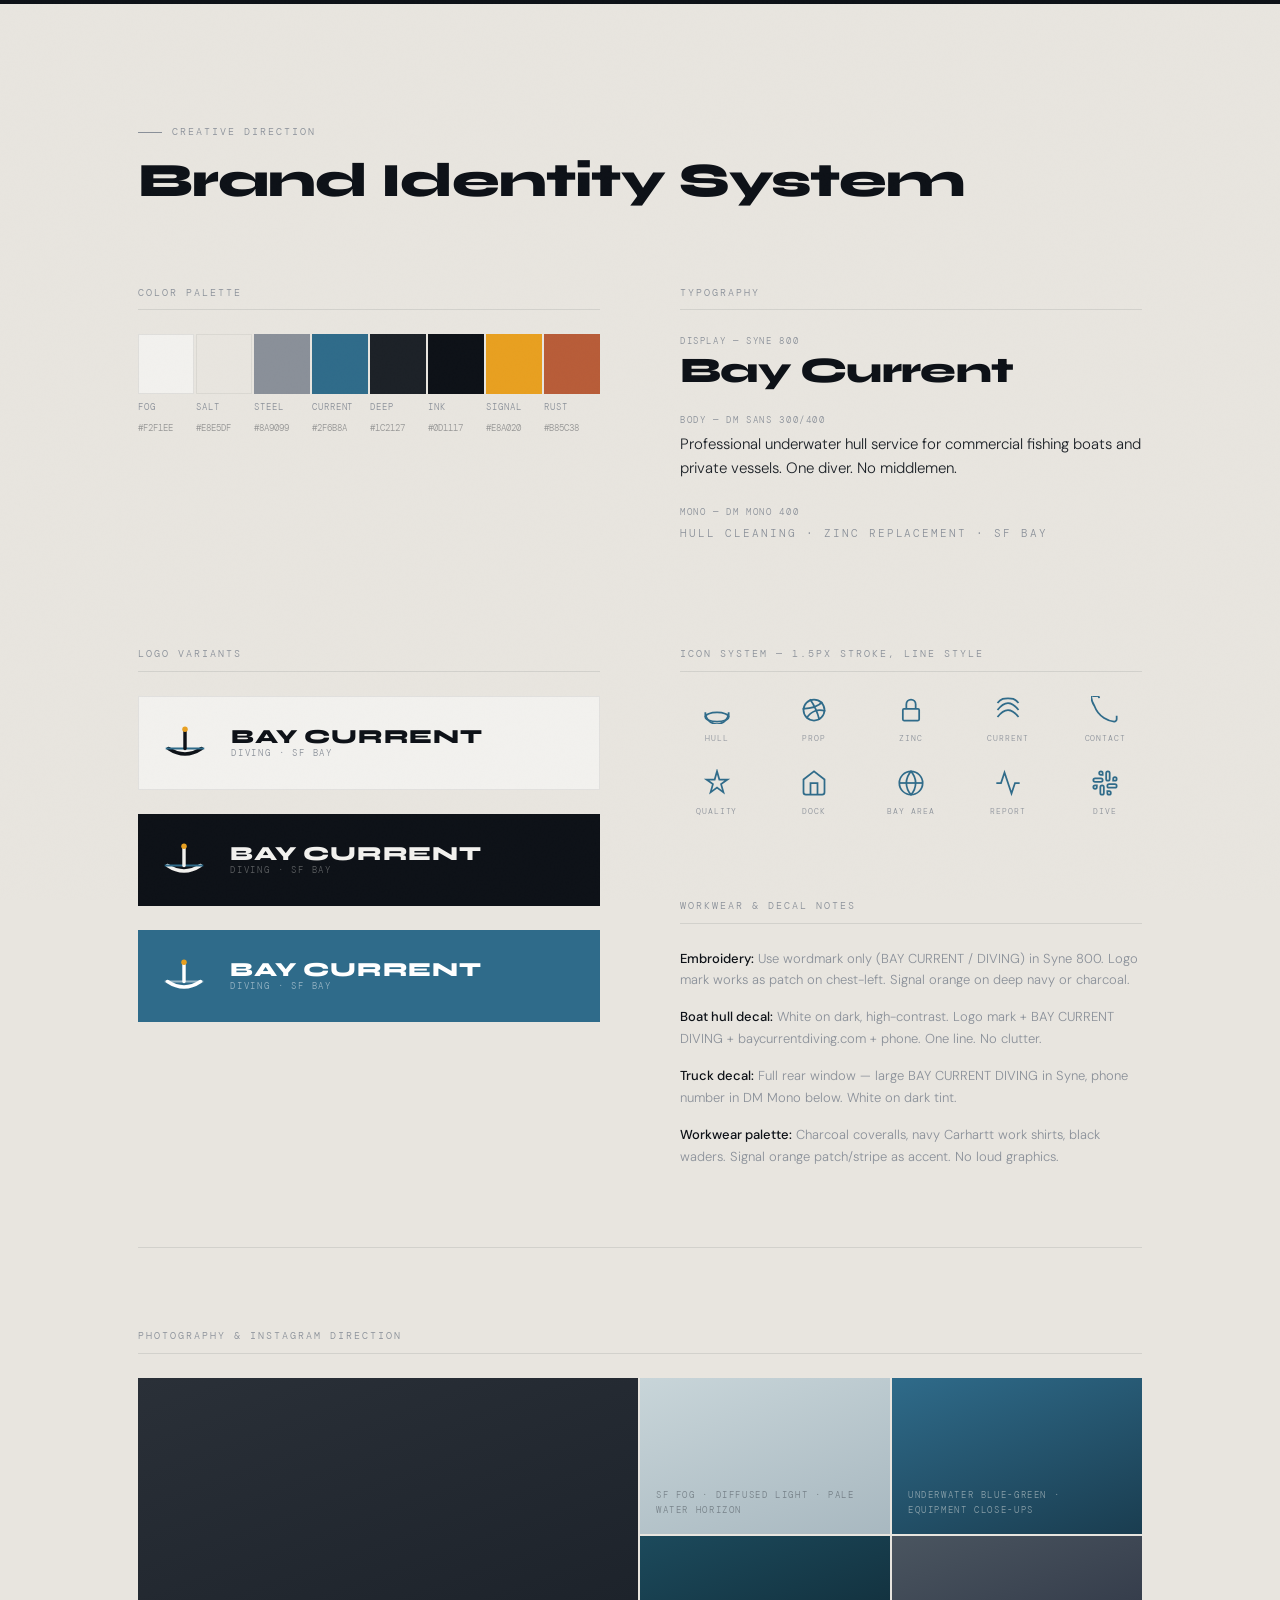
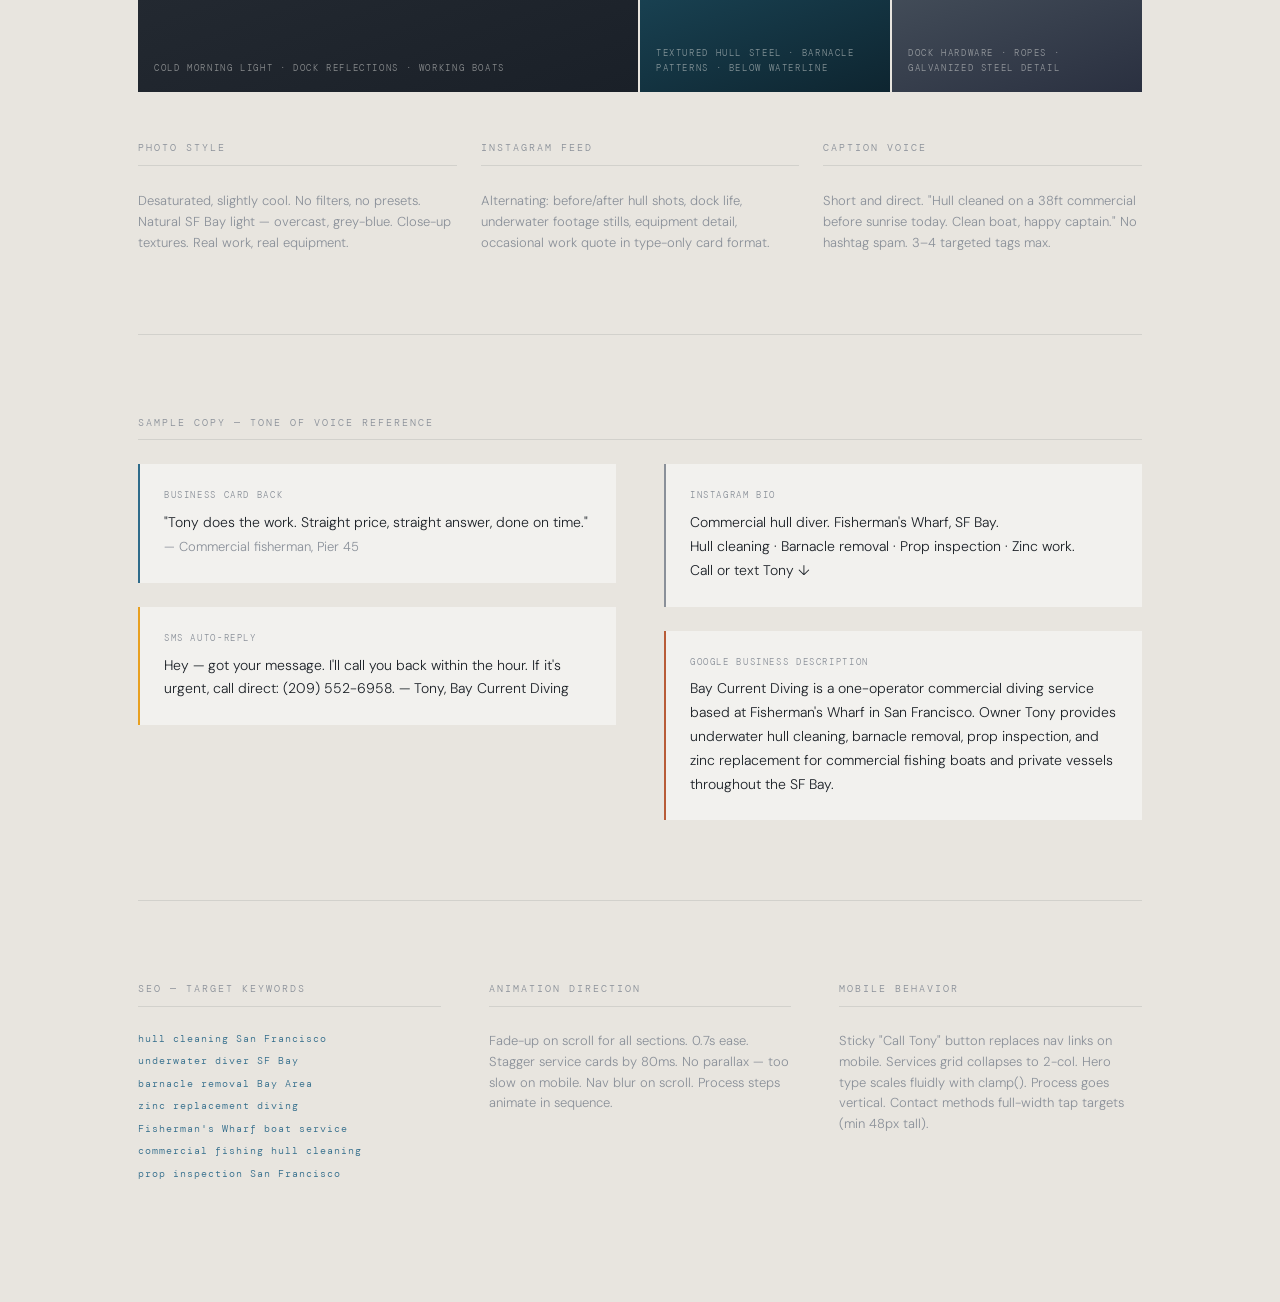
<file: identity.html>
<!DOCTYPE html>
<html lang="en">
<head>
<meta charset="UTF-8">
<meta name="viewport" content="width=device-width, initial-scale=1.0">
<title>Bay Current Diving — Brand Identity System</title>
<meta name="description" content="Professional underwater hull cleaning, barnacle removal, prop inspection and zinc replacement. Serving commercial fishing boats and private vessels at Fisherman's Wharf, San Francisco Bay.">
<meta name="keywords" content="hull cleaning San Francisco, barnacle removal Bay Area, underwater diving service, Fisherman's Wharf, commercial fishing boat maintenance, prop inspection SF">

<link rel="preconnect" href="https://fonts.googleapis.com">
<link rel="preconnect" href="https://fonts.gstatic.com" crossorigin>
<link href="https://fonts.googleapis.com/css2?family=DM+Mono:ital,wght@0,300;0,400;0,500;1,300&family=Syne:wght@700;800&family=DM+Sans:ital,opsz,wght@0,9..40,300;0,9..40,400;0,9..40,500;1,9..40,300&display=swap" rel="stylesheet">

<style>
/* ============================================
   DESIGN SYSTEM — BAY CURRENT DIVING
   ============================================
   Typography:
     Display: Syne 700/800 — industrial authority
     Body: DM Sans 300/400 — clear and readable
     Mono: DM Mono — data, labels, process steps

   Color Palette:
     --fog:      #F2F1EE  (SF fog, warm white)
     --salt:     #E8E5DF  (salt-bleached timber)
     --steel:    #8A9099  (bay water, galvanized steel)
     --deep:     #1C2127  (deep water, wet hull)
     --ink:      #0D1117  (true dark, engine paint)
     --current:  #2F6B8A  (Pacific current blue)
     --kelp:     #3D5C4A  (dark kelp, muted accent)
     --rust:     #B85C38  (dock rust, mooring rings)
     --signal:   #E8A020  (marine signal orange — CTA)

   Spacing: 8px base unit
   Borders: 1px solid rgba — minimal, structural
   Radius: 0px (hull-flat) or 2px (micro-radius)
   ============================================ */

:root {
  --fog: #F2F1EE;
  --salt: #E8E5DF;
  --steel: #8A9099;
  --deep: #1C2127;
  --ink: #0D1117;
  --current: #2F6B8A;
  --kelp: #3D5C4A;
  --rust: #B85C38;
  --signal: #E8A020;

  --font-display: 'Syne', sans-serif;
  --font-body: 'DM Sans', sans-serif;
  --font-mono: 'DM Mono', monospace;

  --space-xs: 8px;
  --space-sm: 16px;
  --space-md: 24px;
  --space-lg: 48px;
  --space-xl: 80px;
  --space-2xl: 120px;

  --max-width: 1100px;
  --transition: 0.25s cubic-bezier(0.25, 0.46, 0.45, 0.94);
}

*, *::before, *::after {
  box-sizing: border-box;
  margin: 0;
  padding: 0;
}

html {
  scroll-behavior: smooth;
  font-size: 16px;
}

body {
  font-family: var(--font-body);
  background: var(--fog);
  color: var(--deep);
  line-height: 1.65;
  font-weight: 300;
  -webkit-font-smoothing: antialiased;
  overflow-x: hidden;
}

/* ============================================
   NOISE TEXTURE OVERLAY (subtle grain)
   ============================================ */
body::before {
  content: '';
  position: fixed;
  inset: 0;
  background-image: url("data:image/svg+xml,%3Csvg viewBox='0 0 512 512' xmlns='http://www.w3.org/2000/svg'%3E%3Cfilter id='noise'%3E%3CfeTurbulence type='fractalNoise' baseFrequency='0.9' numOctaves='4' stitchTiles='stitch'/%3E%3C/filter%3E%3Crect width='100%25' height='100%25' filter='url(%23noise)' opacity='0.04'/%3E%3C/svg%3E");
  pointer-events: none;
  z-index: 9999;
  opacity: 0.4;
}

/* ============================================
   UTILITIES
   ============================================ */
.container {
  max-width: var(--max-width);
  margin: 0 auto;
  padding: 0 var(--space-lg);
}

@media (max-width: 768px) {
  .container { padding: 0 var(--space-sm); }
}

.mono {
  font-family: var(--font-mono);
  font-size: 11px;
  letter-spacing: 0.12em;
  text-transform: uppercase;
  color: var(--steel);
}

.label {
  font-family: var(--font-mono);
  font-size: 10px;
  letter-spacing: 0.2em;
  text-transform: uppercase;
  color: var(--steel);
  display: flex;
  align-items: center;
  gap: 10px;
}

.label::before {
  content: '';
  display: inline-block;
  width: 24px;
  height: 1px;
  background: var(--steel);
}

hr.rule {
  border: none;
  border-top: 1px solid rgba(28,33,39,0.1);
  margin: var(--space-lg) 0;
}

/* ============================================
   NAVIGATION
   ============================================ */
nav {
  position: fixed;
  top: 0;
  left: 0;
  right: 0;
  z-index: 100;
  padding: var(--space-sm) 0;
  background: rgba(242, 241, 238, 0.88);
  backdrop-filter: blur(12px);
  -webkit-backdrop-filter: blur(12px);
  border-bottom: 1px solid rgba(28,33,39,0.08);
  transition: var(--transition);
}

.nav-inner {
  display: flex;
  align-items: center;
  justify-content: space-between;
}

/* LOGO MARK — text-based, embroidery-friendly */
.logo {
  display: flex;
  align-items: center;
  gap: 12px;
  text-decoration: none;
}

.logo-mark {
  width: 32px;
  height: 32px;
  position: relative;
  flex-shrink: 0;
}

.logo-mark svg {
  width: 100%;
  height: 100%;
}

.logo-text {
  display: flex;
  flex-direction: column;
  line-height: 1;
}

.logo-primary {
  font-family: var(--font-display);
  font-size: 15px;
  font-weight: 800;
  color: var(--ink);
  letter-spacing: 0.04em;
  text-transform: uppercase;
}

.logo-secondary {
  font-family: var(--font-mono);
  font-size: 9px;
  letter-spacing: 0.2em;
  text-transform: uppercase;
  color: var(--steel);
  margin-top: 2px;
}

.nav-links {
  display: flex;
  align-items: center;
  gap: var(--space-lg);
  list-style: none;
}

.nav-links a {
  font-family: var(--font-mono);
  font-size: 10px;
  letter-spacing: 0.16em;
  text-transform: uppercase;
  color: var(--deep);
  text-decoration: none;
  opacity: 0.6;
  transition: opacity var(--transition);
}

.nav-links a:hover { opacity: 1; }

.nav-cta {
  background: var(--ink) !important;
  color: var(--fog) !important;
  padding: 8px 16px !important;
  opacity: 1 !important;
  font-size: 10px !important;
  letter-spacing: 0.16em;
  transition: background var(--transition) !important;
}

.nav-cta:hover { background: var(--current) !important; }

@media (max-width: 768px) {
  .nav-links { display: none; }
}

/* ============================================
   HERO SECTION
   ============================================ */
#hero {
  min-height: 100svh;
  display: grid;
  grid-template-rows: 1fr auto;
  padding-top: 64px;
  position: relative;
  overflow: hidden;
  background: var(--ink);
}

/* Fog/water atmosphere */
.hero-bg {
  position: absolute;
  inset: 0;
  background:
    radial-gradient(ellipse 120% 60% at 60% 80%, rgba(47,107,138,0.25) 0%, transparent 60%),
    radial-gradient(ellipse 80% 50% at 20% 30%, rgba(47,107,138,0.12) 0%, transparent 55%),
    linear-gradient(175deg, #0D1117 0%, #141A22 40%, #1C2530 100%);
}

/* Horizontal water lines */
.hero-bg::after {
  content: '';
  position: absolute;
  bottom: 0;
  left: 0;
  right: 0;
  height: 40%;
  background: repeating-linear-gradient(
    0deg,
    transparent,
    transparent 28px,
    rgba(47,107,138,0.06) 28px,
    rgba(47,107,138,0.06) 29px
  );
  mask-image: linear-gradient(to top, rgba(0,0,0,0.5), transparent);
}

.hero-content {
  position: relative;
  z-index: 2;
  display: flex;
  flex-direction: column;
  justify-content: center;
  padding: var(--space-2xl) 0 var(--space-xl);
}

.hero-label {
  font-family: var(--font-mono);
  font-size: 10px;
  letter-spacing: 0.22em;
  text-transform: uppercase;
  color: var(--signal);
  margin-bottom: var(--space-md);
  opacity: 0;
  animation: fadeUp 0.8s 0.2s forwards;
}

.hero-headline {
  font-family: var(--font-display);
  font-size: clamp(52px, 8vw, 110px);
  font-weight: 800;
  line-height: 0.92;
  letter-spacing: -0.02em;
  color: var(--fog);
  margin-bottom: var(--space-lg);
  opacity: 0;
  animation: fadeUp 0.8s 0.35s forwards;
}

.hero-headline em {
  font-style: normal;
  color: var(--current);
}

.hero-sub {
  font-family: var(--font-body);
  font-size: clamp(16px, 2vw, 20px);
  font-weight: 300;
  color: rgba(242,241,238,0.55);
  max-width: 480px;
  line-height: 1.6;
  margin-bottom: var(--space-lg);
  opacity: 0;
  animation: fadeUp 0.8s 0.5s forwards;
}

.hero-actions {
  display: flex;
  gap: var(--space-sm);
  flex-wrap: wrap;
  opacity: 0;
  animation: fadeUp 0.8s 0.65s forwards;
}

/* CTA BUTTON — signal orange, marine authority */
.btn-primary {
  display: inline-flex;
  align-items: center;
  gap: 10px;
  background: var(--signal);
  color: var(--ink);
  font-family: var(--font-mono);
  font-size: 11px;
  font-weight: 500;
  letter-spacing: 0.14em;
  text-transform: uppercase;
  text-decoration: none;
  padding: 14px 28px;
  border: none;
  cursor: pointer;
  transition: all var(--transition);
  position: relative;
  overflow: hidden;
}

.btn-primary::after {
  content: '';
  position: absolute;
  inset: 0;
  background: rgba(255,255,255,0.12);
  opacity: 0;
  transition: opacity var(--transition);
}

.btn-primary:hover::after { opacity: 1; }
.btn-primary:hover { transform: translateY(-1px); box-shadow: 0 8px 32px rgba(232,160,32,0.3); }

.btn-secondary {
  display: inline-flex;
  align-items: center;
  gap: 10px;
  background: transparent;
  color: rgba(242,241,238,0.55);
  font-family: var(--font-mono);
  font-size: 11px;
  letter-spacing: 0.14em;
  text-transform: uppercase;
  text-decoration: none;
  padding: 14px 28px;
  border: 1px solid rgba(242,241,238,0.15);
  cursor: pointer;
  transition: all var(--transition);
}

.btn-secondary:hover {
  color: var(--fog);
  border-color: rgba(242,241,238,0.4);
}

/* Hero bottom bar */
.hero-bar {
  position: relative;
  z-index: 2;
  border-top: 1px solid rgba(242,241,238,0.08);
  padding: var(--space-sm) 0;
}

.hero-bar-inner {
  display: flex;
  justify-content: space-between;
  align-items: center;
  flex-wrap: wrap;
  gap: var(--space-sm);
  opacity: 0;
  animation: fadeUp 0.6s 0.9s forwards;
}

.hero-stat {
  display: flex;
  flex-direction: column;
  gap: 2px;
}

.hero-stat-num {
  font-family: var(--font-display);
  font-size: 22px;
  font-weight: 700;
  color: var(--fog);
  line-height: 1;
}

.hero-stat-label {
  font-family: var(--font-mono);
  font-size: 9px;
  letter-spacing: 0.18em;
  text-transform: uppercase;
  color: rgba(242,241,238,0.35);
}

.hero-divider {
  width: 1px;
  height: 32px;
  background: rgba(242,241,238,0.1);
}

@media (max-width: 480px) {
  .hero-divider { display: none; }
  .hero-bar-inner { gap: var(--space-md); }
}

/* ============================================
   SERVICES SECTION
   ============================================ */
#services {
  background: var(--fog);
  padding: var(--space-2xl) 0;
}

.section-header {
  margin-bottom: var(--space-xl);
}

.section-title {
  font-family: var(--font-display);
  font-size: clamp(36px, 5vw, 60px);
  font-weight: 800;
  letter-spacing: -0.02em;
  line-height: 1;
  color: var(--ink);
  margin-top: var(--space-sm);
}

.services-grid {
  display: grid;
  grid-template-columns: repeat(auto-fit, minmax(200px, 1fr));
  gap: 1px;
  background: rgba(28,33,39,0.1);
  border: 1px solid rgba(28,33,39,0.1);
}

.service-card {
  background: var(--fog);
  padding: var(--space-lg) var(--space-md);
  transition: background var(--transition);
  position: relative;
}

.service-card:hover {
  background: var(--ink);
}

.service-card:hover .service-name,
.service-card:hover .service-desc {
  color: var(--fog);
}

.service-card:hover .service-icon {
  color: var(--signal);
}

.service-card:hover .service-num {
  color: rgba(242,241,238,0.15);
}

.service-num {
  font-family: var(--font-mono);
  font-size: 11px;
  letter-spacing: 0.1em;
  color: rgba(28,33,39,0.2);
  margin-bottom: var(--space-lg);
  transition: color var(--transition);
}

.service-icon {
  width: 40px;
  height: 40px;
  color: var(--current);
  margin-bottom: var(--space-md);
  transition: color var(--transition);
}

.service-name {
  font-family: var(--font-display);
  font-size: 20px;
  font-weight: 700;
  color: var(--ink);
  letter-spacing: -0.01em;
  margin-bottom: var(--space-xs);
  transition: color var(--transition);
}

.service-desc {
  font-size: 14px;
  font-weight: 300;
  color: var(--steel);
  line-height: 1.6;
  transition: color var(--transition);
}

/* ============================================
   ABOUT SECTION
   ============================================ */
#about {
  background: var(--salt);
  padding: var(--space-2xl) 0;
  border-top: 1px solid rgba(28,33,39,0.08);
  border-bottom: 1px solid rgba(28,33,39,0.08);
}

.about-grid {
  display: grid;
  grid-template-columns: 1fr 1fr;
  gap: var(--space-xl);
  align-items: start;
}

@media (max-width: 768px) {
  .about-grid { grid-template-columns: 1fr; gap: var(--space-lg); }
}

.about-image-placeholder {
  aspect-ratio: 4/5;
  background: var(--deep);
  position: relative;
  overflow: hidden;
}

.about-image-inner {
  position: absolute;
  inset: 0;
  background:
    radial-gradient(ellipse 80% 60% at 40% 70%, rgba(47,107,138,0.3) 0%, transparent 60%),
    linear-gradient(160deg, #1C2127 0%, #0D1117 100%);
  display: flex;
  align-items: flex-end;
  padding: var(--space-md);
}

.about-image-caption {
  font-family: var(--font-mono);
  font-size: 9px;
  letter-spacing: 0.18em;
  text-transform: uppercase;
  color: rgba(242,241,238,0.3);
}

/* Silhouette diver illustration */
.diver-silhouette {
  position: absolute;
  bottom: 30%;
  left: 50%;
  transform: translateX(-50%);
  opacity: 0.15;
}

.about-content {
  padding-top: var(--space-sm);
}

.about-name {
  font-family: var(--font-display);
  font-size: clamp(40px, 5vw, 64px);
  font-weight: 800;
  letter-spacing: -0.03em;
  line-height: 1;
  color: var(--ink);
  margin: var(--space-sm) 0 var(--space-md);
}

.about-bio {
  font-size: 17px;
  font-weight: 300;
  color: var(--deep);
  line-height: 1.75;
  margin-bottom: var(--space-lg);
}

.about-bio strong {
  font-weight: 500;
  color: var(--ink);
}

.about-details {
  display: flex;
  flex-direction: column;
  gap: var(--space-sm);
  border-top: 1px solid rgba(28,33,39,0.1);
  padding-top: var(--space-lg);
}

.about-detail {
  display: flex;
  justify-content: space-between;
  align-items: center;
  padding-bottom: var(--space-sm);
  border-bottom: 1px solid rgba(28,33,39,0.06);
}

.about-detail-key {
  font-family: var(--font-mono);
  font-size: 10px;
  letter-spacing: 0.18em;
  text-transform: uppercase;
  color: var(--steel);
}

.about-detail-val {
  font-family: var(--font-body);
  font-size: 14px;
  font-weight: 400;
  color: var(--ink);
}

/* ============================================
   PROCESS SECTION
   ============================================ */
#process {
  background: var(--ink);
  padding: var(--space-2xl) 0;
}

.process-title {
  font-family: var(--font-display);
  font-size: clamp(36px, 5vw, 60px);
  font-weight: 800;
  letter-spacing: -0.02em;
  color: var(--fog);
  margin-top: var(--space-sm);
  margin-bottom: var(--space-xl);
}

.process-steps {
  display: grid;
  grid-template-columns: repeat(4, 1fr);
  position: relative;
}

.process-steps::before {
  content: '';
  position: absolute;
  top: 28px;
  left: calc(12.5% + 20px);
  right: calc(12.5% + 20px);
  height: 1px;
  background: rgba(242,241,238,0.12);
}

@media (max-width: 768px) {
  .process-steps {
    grid-template-columns: 1fr;
    gap: var(--space-lg);
  }
  .process-steps::before { display: none; }
}

.process-step {
  display: flex;
  flex-direction: column;
  gap: var(--space-md);
  padding-right: var(--space-md);
  opacity: 0;
  animation: fadeUp 0.7s forwards;
}

.process-step:nth-child(1) { animation-delay: 0.1s; }
.process-step:nth-child(2) { animation-delay: 0.25s; }
.process-step:nth-child(3) { animation-delay: 0.4s; }
.process-step:nth-child(4) { animation-delay: 0.55s; }

.step-num-wrap {
  display: flex;
  align-items: center;
  gap: var(--space-sm);
}

.step-num {
  width: 40px;
  height: 40px;
  border: 1px solid rgba(242,241,238,0.2);
  display: flex;
  align-items: center;
  justify-content: center;
  font-family: var(--font-mono);
  font-size: 12px;
  color: var(--signal);
  flex-shrink: 0;
  background: rgba(232,160,32,0.06);
}

.step-connector {
  height: 1px;
  flex: 1;
  background: rgba(242,241,238,0.08);
}

.step-title {
  font-family: var(--font-display);
  font-size: 22px;
  font-weight: 700;
  color: var(--fog);
  letter-spacing: -0.01em;
}

.step-desc {
  font-size: 14px;
  font-weight: 300;
  color: rgba(242,241,238,0.45);
  line-height: 1.65;
}

/* ============================================
   COVERAGE / MAP SECTION
   ============================================ */
#coverage {
  background: var(--fog);
  padding: var(--space-xl) 0;
  border-top: 1px solid rgba(28,33,39,0.08);
}

.coverage-inner {
  display: flex;
  align-items: center;
  justify-content: space-between;
  gap: var(--space-lg);
  flex-wrap: wrap;
}

.coverage-text {
  flex: 1;
  min-width: 280px;
}

.coverage-title {
  font-family: var(--font-display);
  font-size: 30px;
  font-weight: 800;
  color: var(--ink);
  letter-spacing: -0.02em;
  margin: var(--space-xs) 0 var(--space-sm);
}

.coverage-desc {
  font-size: 15px;
  font-weight: 300;
  color: var(--steel);
  line-height: 1.65;
}

.coverage-tags {
  display: flex;
  flex-wrap: wrap;
  gap: var(--space-xs);
  margin-top: var(--space-md);
}

.tag {
  font-family: var(--font-mono);
  font-size: 10px;
  letter-spacing: 0.12em;
  text-transform: uppercase;
  color: var(--current);
  border: 1px solid rgba(47,107,138,0.3);
  padding: 5px 10px;
  background: rgba(47,107,138,0.05);
}

.coverage-visual {
  flex: 0 0 340px;
  max-width: 340px;
}

/* Simplified Bay Area map */
.bay-map {
  width: 100%;
  aspect-ratio: 1;
  position: relative;
  border: 1px solid rgba(28,33,39,0.1);
  background: #EBF2F5;
  overflow: hidden;
}

@media (max-width: 768px) {
  .coverage-visual { flex: 0 0 100%; max-width: 100%; }
}

/* ============================================
   CONTACT SECTION
   ============================================ */
#contact {
  background: var(--deep);
  padding: var(--space-2xl) 0;
}

.contact-grid {
  display: grid;
  grid-template-columns: 1fr 1fr;
  gap: var(--space-xl);
  align-items: start;
}

@media (max-width: 768px) {
  .contact-grid { grid-template-columns: 1fr; gap: var(--space-lg); }
}

.contact-headline {
  font-family: var(--font-display);
  font-size: clamp(36px, 5vw, 64px);
  font-weight: 800;
  letter-spacing: -0.03em;
  line-height: 1;
  color: var(--fog);
  margin: var(--space-sm) 0 var(--space-md);
}

.contact-note {
  font-size: 15px;
  font-weight: 300;
  color: rgba(242,241,238,0.45);
  line-height: 1.65;
}

.contact-methods {
  display: flex;
  flex-direction: column;
  gap: 1px;
  background: rgba(242,241,238,0.06);
}

.contact-method {
  background: var(--deep);
  padding: var(--space-md) var(--space-lg);
  display: flex;
  align-items: center;
  gap: var(--space-md);
  text-decoration: none;
  transition: background var(--transition);
  border-left: 2px solid transparent;
}

.contact-method:hover {
  background: rgba(47,107,138,0.15);
  border-left-color: var(--current);
}

.contact-method-icon {
  width: 20px;
  height: 20px;
  color: var(--current);
  flex-shrink: 0;
}

.contact-method-content {
  display: flex;
  flex-direction: column;
  gap: 2px;
}

.contact-method-label {
  font-family: var(--font-mono);
  font-size: 9px;
  letter-spacing: 0.2em;
  text-transform: uppercase;
  color: rgba(242,241,238,0.3);
}

.contact-method-value {
  font-family: var(--font-body);
  font-size: 17px;
  font-weight: 400;
  color: var(--fog);
}

.contact-response {
  margin-top: var(--space-md);
  padding: var(--space-md);
  border: 1px solid rgba(242,241,238,0.08);
  display: flex;
  gap: var(--space-sm);
  align-items: flex-start;
}

.response-dot {
  width: 6px;
  height: 6px;
  border-radius: 50%;
  background: var(--signal);
  margin-top: 6px;
  flex-shrink: 0;
  animation: pulse 2s infinite;
}

.response-text {
  font-size: 13px;
  font-weight: 300;
  color: rgba(242,241,238,0.4);
  line-height: 1.6;
}

/* ============================================
   FOOTER
   ============================================ */
footer {
  background: var(--ink);
  padding: var(--space-lg) 0;
  border-top: 1px solid rgba(242,241,238,0.05);
}

.footer-inner {
  display: flex;
  justify-content: space-between;
  align-items: center;
  gap: var(--space-md);
  flex-wrap: wrap;
}

.footer-logo .logo-primary { font-size: 13px; color: rgba(242,241,238,0.7); }
.footer-logo .logo-secondary { color: rgba(242,241,238,0.25); }

.footer-copy {
  font-family: var(--font-mono);
  font-size: 10px;
  letter-spacing: 0.1em;
  color: rgba(242,241,238,0.2);
}

/* ============================================
   BRAND SYSTEM REFERENCE
   ============================================ */
#brand {
  background: var(--salt);
  padding: var(--space-2xl) 0;
  border-top: 4px solid var(--ink);
}

.brand-grid {
  display: grid;
  grid-template-columns: 1fr 1fr;
  gap: var(--space-xl);
}

@media (max-width: 768px) {
  .brand-grid { grid-template-columns: 1fr; }
}

.brand-section-title {
  font-family: var(--font-mono);
  font-size: 10px;
  letter-spacing: 0.2em;
  text-transform: uppercase;
  color: var(--steel);
  margin-bottom: var(--space-md);
  padding-bottom: var(--space-xs);
  border-bottom: 1px solid rgba(28,33,39,0.1);
}

.palette-row {
  display: flex;
  gap: 2px;
  margin-bottom: var(--space-md);
}

.swatch {
  flex: 1;
  display: flex;
  flex-direction: column;
  gap: 6px;
}

.swatch-color {
  height: 60px;
}

.swatch-name {
  font-family: var(--font-mono);
  font-size: 9px;
  letter-spacing: 0.1em;
  text-transform: uppercase;
  color: var(--steel);
}

.swatch-hex {
  font-family: var(--font-mono);
  font-size: 9px;
  color: rgba(28,33,39,0.4);
}

.type-sample {
  margin-bottom: var(--space-md);
}

.type-name {
  font-family: var(--font-mono);
  font-size: 9px;
  letter-spacing: 0.18em;
  text-transform: uppercase;
  color: var(--steel);
  margin-bottom: 4px;
}

.logo-variants {
  display: flex;
  flex-direction: column;
  gap: var(--space-md);
}

.logo-variant {
  padding: var(--space-md);
  display: flex;
  align-items: center;
  gap: var(--space-md);
}

.logo-variant-light { background: var(--fog); border: 1px solid rgba(28,33,39,0.08); }
.logo-variant-dark { background: var(--ink); }
.logo-variant-current { background: var(--current); }

.logo-large .logo-primary { font-size: 20px; }
.logo-large .logo-mark { width: 44px; height: 44px; }

/* Icon system */
.icon-grid {
  display: grid;
  grid-template-columns: repeat(5, 1fr);
  gap: var(--space-md);
}

.icon-item {
  display: flex;
  flex-direction: column;
  align-items: center;
  gap: 8px;
}

.icon-item svg {
  width: 28px;
  height: 28px;
  color: var(--current);
}

.icon-label {
  font-family: var(--font-mono);
  font-size: 8px;
  letter-spacing: 0.12em;
  text-transform: uppercase;
  color: var(--steel);
  text-align: center;
}

/* ============================================
   ANIMATIONS
   ============================================ */
@keyframes fadeUp {
  from {
    opacity: 0;
    transform: translateY(20px);
  }
  to {
    opacity: 1;
    transform: translateY(0);
  }
}

@keyframes pulse {
  0%, 100% { opacity: 1; transform: scale(1); }
  50% { opacity: 0.5; transform: scale(0.85); }
}

@keyframes waterLine {
  0% { transform: translateX(-100%); }
  100% { transform: translateX(100%); }
}

/* Scroll-triggered fade for non-hero sections */
.reveal {
  opacity: 0;
  transform: translateY(24px);
  transition: opacity 0.7s ease, transform 0.7s ease;
}

.reveal.visible {
  opacity: 1;
  transform: translateY(0);
}

/* ============================================
   MOBILE NAV TOGGLE
   ============================================ */
.mobile-cta {
  display: none;
}

@media (max-width: 768px) {
  .mobile-cta {
    display: flex;
    align-items: center;
    gap: 10px;
    font-family: var(--font-mono);
    font-size: 10px;
    letter-spacing: 0.14em;
    text-transform: uppercase;
    color: var(--ink);
    text-decoration: none;
    background: var(--signal);
    padding: 8px 14px;
  }
}

/* ============================================
   MOODBOARD SECTION
   ============================================ */
#moodboard {
  background: var(--ink);
  padding: var(--space-2xl) 0;
  border-top: 1px solid rgba(242,241,238,0.04);
}

.moodboard-title {
  font-family: var(--font-display);
  font-size: clamp(32px, 4vw, 52px);
  font-weight: 800;
  color: var(--fog);
  letter-spacing: -0.02em;
  margin: var(--space-sm) 0 var(--space-xl);
}

.moodboard-grid {
  display: grid;
  grid-template-columns: 2fr 1fr 1fr;
  grid-template-rows: auto auto;
  gap: 2px;
}

.mood-cell {
  aspect-ratio: 16/10;
  display: flex;
  align-items: flex-end;
  padding: var(--space-sm);
  position: relative;
  overflow: hidden;
}

.mood-cell:first-child {
  grid-row: span 2;
  aspect-ratio: unset;
}

.mood-label {
  font-family: var(--font-mono);
  font-size: 9px;
  letter-spacing: 0.18em;
  text-transform: uppercase;
  color: rgba(242,241,238,0.5);
  position: relative;
  z-index: 2;
}

/* Atmospheric mood cell backgrounds */
.mood-fog { background: linear-gradient(160deg, #C8D5D9 0%, #A8B8C0 100%); }
.mood-dock { background: linear-gradient(160deg, #2A3038 0%, #1A2028 100%); }
.mood-hull { background: linear-gradient(160deg, #1C4A5C 0%, #0E2530 100%); }
.mood-water { background: linear-gradient(160deg, #2F6B8A 0%, #1A3D50 100%); }
.mood-steel { background: linear-gradient(160deg, #4A5560 0%, #2A3040 100%); }

@media (max-width: 768px) {
  .moodboard-grid {
    grid-template-columns: 1fr 1fr;
    grid-template-rows: auto;
  }
  .mood-cell:first-child { grid-row: span 1; aspect-ratio: 16/10; }
}
</style>

<script defer src="https://static.cloudflareinsights.com/beacon.min.js" data-cf-beacon='{"token": "bba4e16a7d9b4d9985eda0cda2624e60"}'></script>

<body>

<!-- ============================================
     BRAND SYSTEM REFERENCE PAGE
     ============================================ -->
<section id="brand">
  <div class="container">

    <div class="section-header reveal">
      <p class="label">Creative Direction</p>
      <h2 class="section-title" style="font-size: clamp(28px,4vw,48px);">Brand Identity System</h2>
    </div>

    <div class="brand-grid">

      <!-- COLOR PALETTE -->
      <div class="reveal">
        <p class="brand-section-title">Color Palette</p>
        <div class="palette-row">
          <div class="swatch">
            <div class="swatch-color" style="background:#F2F1EE; border: 1px solid rgba(0,0,0,0.08);"></div>
            <span class="swatch-name">Fog</span>
            <span class="swatch-hex">#F2F1EE</span>
          </div>
          <div class="swatch">
            <div class="swatch-color" style="background:#E8E5DF; border: 1px solid rgba(0,0,0,0.06);"></div>
            <span class="swatch-name">Salt</span>
            <span class="swatch-hex">#E8E5DF</span>
          </div>
          <div class="swatch">
            <div class="swatch-color" style="background:#8A9099;"></div>
            <span class="swatch-name">Steel</span>
            <span class="swatch-hex">#8A9099</span>
          </div>
          <div class="swatch">
            <div class="swatch-color" style="background:#2F6B8A;"></div>
            <span class="swatch-name">Current</span>
            <span class="swatch-hex">#2F6B8A</span>
          </div>
          <div class="swatch">
            <div class="swatch-color" style="background:#1C2127;"></div>
            <span class="swatch-name">Deep</span>
            <span class="swatch-hex">#1C2127</span>
          </div>
          <div class="swatch">
            <div class="swatch-color" style="background:#0D1117;"></div>
            <span class="swatch-name">Ink</span>
            <span class="swatch-hex">#0D1117</span>
          </div>
          <div class="swatch">
            <div class="swatch-color" style="background:#E8A020;"></div>
            <span class="swatch-name">Signal</span>
            <span class="swatch-hex">#E8A020</span>
          </div>
          <div class="swatch">
            <div class="swatch-color" style="background:#B85C38;"></div>
            <span class="swatch-name">Rust</span>
            <span class="swatch-hex">#B85C38</span>
          </div>
        </div>
      </div>

      <!-- TYPOGRAPHY -->
      <div class="reveal">
        <p class="brand-section-title">Typography</p>

        <div class="type-sample">
          <p class="type-name">Display — Syne 800</p>
          <p style="font-family: var(--font-display); font-size: 36px; font-weight: 800; letter-spacing:-0.02em; line-height:1; color: var(--ink);">Bay Current</p>
        </div>

        <div class="type-sample">
          <p class="type-name">Body — DM Sans 300/400</p>
          <p style="font-family: var(--font-body); font-size: 15px; font-weight: 300; line-height:1.65; color: var(--deep);">Professional underwater hull service for commercial fishing boats and private vessels. One diver. No middlemen.</p>
        </div>

        <div class="type-sample">
          <p class="type-name">Mono — DM Mono 400</p>
          <p style="font-family: var(--font-mono); font-size: 11px; letter-spacing:0.18em; text-transform:uppercase; color: var(--steel);">Hull Cleaning · Zinc Replacement · SF Bay</p>
        </div>
      </div>

      <!-- LOGO VARIANTS -->
      <div class="reveal">
        <p class="brand-section-title">Logo Variants</p>
        <div class="logo-variants">

          <div class="logo-variant logo-variant-light logo-large">
            <div class="logo-mark" style="width:44px;height:44px;">
              <svg viewBox="0 0 32 32" fill="none">
                <path d="M4 20 Q16 28 28 20" stroke="#0D1117" stroke-width="2.5" fill="none" stroke-linecap="round"/>
                <line x1="2" y1="20" x2="30" y2="20" stroke="#2F6B8A" stroke-width="1.5"/>
                <line x1="16" y1="6" x2="16" y2="20" stroke="#0D1117" stroke-width="2.5" stroke-linecap="round"/>
                <circle cx="16" cy="6" r="2" fill="#E8A020"/>
              </svg>
            </div>
            <div class="logo-text">
              <span class="logo-primary" style="font-size:20px;">Bay Current</span>
              <span class="logo-secondary">Diving · SF Bay</span>
            </div>
          </div>

          <div class="logo-variant logo-variant-dark logo-large">
            <div class="logo-mark" style="width:44px;height:44px;">
              <svg viewBox="0 0 32 32" fill="none">
                <path d="M4 20 Q16 28 28 20" stroke="#F2F1EE" stroke-width="2.5" fill="none" stroke-linecap="round"/>
                <line x1="2" y1="20" x2="30" y2="20" stroke="#2F6B8A" stroke-width="1.5"/>
                <line x1="16" y1="6" x2="16" y2="20" stroke="#F2F1EE" stroke-width="2.5" stroke-linecap="round"/>
                <circle cx="16" cy="6" r="2" fill="#E8A020"/>
              </svg>
            </div>
            <div class="logo-text">
              <span class="logo-primary" style="font-size:20px; color: #F2F1EE;">Bay Current</span>
              <span class="logo-secondary" style="color: rgba(242,241,238,0.35);">Diving · SF Bay</span>
            </div>
          </div>

          <div class="logo-variant logo-variant-current logo-large">
            <div class="logo-mark" style="width:44px;height:44px;">
              <svg viewBox="0 0 32 32" fill="none">
                <path d="M4 20 Q16 28 28 20" stroke="white" stroke-width="2.5" fill="none" stroke-linecap="round"/>
                <line x1="2" y1="20" x2="30" y2="20" stroke="rgba(255,255,255,0.5)" stroke-width="1.5"/>
                <line x1="16" y1="6" x2="16" y2="20" stroke="white" stroke-width="2.5" stroke-linecap="round"/>
                <circle cx="16" cy="6" r="2" fill="#E8A020"/>
              </svg>
            </div>
            <div class="logo-text">
              <span class="logo-primary" style="font-size:20px; color: white;">Bay Current</span>
              <span class="logo-secondary" style="color: rgba(255,255,255,0.5);">Diving · SF Bay</span>
            </div>
          </div>

        </div>
      </div>

      <!-- ICON SYSTEM -->
      <div class="reveal">
        <p class="brand-section-title">Icon System — 1.5px Stroke, Line Style</p>
        <div class="icon-grid">

          <div class="icon-item">
            <svg viewBox="0 0 24 24" fill="none" stroke="currentColor" stroke-width="1.5">
              <ellipse cx="12" cy="18" rx="10" ry="4"/>
              <path d="M2 18v-4a10 10 0 0020 0v4"/>
            </svg>
            <span class="icon-label">Hull</span>
          </div>

          <div class="icon-item">
            <svg viewBox="0 0 24 24" fill="none" stroke="currentColor" stroke-width="1.5">
              <circle cx="12" cy="12" r="9"/>
              <path d="M8.56 2.75c4.37 6.03 6.02 9.42 8.03 17.72m2.54-15.38c-3.72 4.35-8.94 5.66-16.88 5.85m19.5 1.9c-3.5-.93-6.63-.82-8.94 0-2.58.92-5.01 2.86-7.44 6.32"/>
            </svg>
            <span class="icon-label">Prop</span>
          </div>

          <div class="icon-item">
            <svg viewBox="0 0 24 24" fill="none" stroke="currentColor" stroke-width="1.5">
              <rect x="5" y="11" width="14" height="10" rx="1"/>
              <path d="M8 11V7a4 4 0 018 0v4"/>
            </svg>
            <span class="icon-label">Zinc</span>
          </div>

          <div class="icon-item">
            <svg viewBox="0 0 24 24" fill="none" stroke="currentColor" stroke-width="1.5">
              <path d="M3 18c3-4 6-6 9-6s6 2 9 6"/>
              <path d="M3 12c3-4 6-6 9-6s6 2 9 6"/>
              <path d="M3 6c3-4 6-4 9-4s6 0 9 4"/>
            </svg>
            <span class="icon-label">Current</span>
          </div>

          <div class="icon-item">
            <svg viewBox="0 0 24 24" fill="none" stroke="currentColor" stroke-width="1.5">
              <path d="M22 16.92v3a2 2 0 01-2.18 2 19.79 19.79 0 01-8.63-3.07A19.5 19.5 0 013.07 8.81a19.79 19.79 0 01-3.07-8.63A2 2 0 012 0h3a2 2 0 012 1.72"/>
            </svg>
            <span class="icon-label">Contact</span>
          </div>

          <div class="icon-item">
            <svg viewBox="0 0 24 24" fill="none" stroke="currentColor" stroke-width="1.5">
              <path d="M12 2l2 7h7l-5.5 4 2 7L12 16l-5.5 4 2-7L3 9h7z"/>
            </svg>
            <span class="icon-label">Quality</span>
          </div>

          <div class="icon-item">
            <svg viewBox="0 0 24 24" fill="none" stroke="currentColor" stroke-width="1.5">
              <path d="M3 9l9-7 9 7v11a2 2 0 01-2 2H5a2 2 0 01-2-2z"/>
              <polyline points="9,22 9,12 15,12 15,22"/>
            </svg>
            <span class="icon-label">Dock</span>
          </div>

          <div class="icon-item">
            <svg viewBox="0 0 24 24" fill="none" stroke="currentColor" stroke-width="1.5">
              <circle cx="12" cy="12" r="10"/>
              <line x1="2" y1="12" x2="22" y2="12"/>
              <path d="M12 2a15.3 15.3 0 014 10 15.3 15.3 0 01-4 10 15.3 15.3 0 01-4-10 15.3 15.3 0 014-10z"/>
            </svg>
            <span class="icon-label">Bay Area</span>
          </div>

          <div class="icon-item">
            <svg viewBox="0 0 24 24" fill="none" stroke="currentColor" stroke-width="1.5">
              <polyline points="22,12 18,12 15,21 9,3 6,12 2,12"/>
            </svg>
            <span class="icon-label">Report</span>
          </div>

          <div class="icon-item">
            <svg viewBox="0 0 24 24" fill="none" stroke="currentColor" stroke-width="1.5">
              <path d="M14.5 10c-.83 0-1.5-.67-1.5-1.5v-5c0-.83.67-1.5 1.5-1.5s1.5.67 1.5 1.5v5c0 .83-.67 1.5-1.5 1.5z"/>
              <path d="M20.5 10H19V8.5c0-.83.67-1.5 1.5-1.5s1.5.67 1.5 1.5-.67 1.5-1.5 1.5z"/>
              <path d="M9.5 14c.83 0 1.5.67 1.5 1.5v5c0 .83-.67 1.5-1.5 1.5S8 21.33 8 20.5v-5c0-.83.67-1.5 1.5-1.5z"/>
              <path d="M3.5 14H5v1.5c0 .83-.67 1.5-1.5 1.5S2 16.33 2 15.5 2.67 14 3.5 14z"/>
              <path d="M14 14.5c0-.83.67-1.5 1.5-1.5h5c.83 0 1.5.67 1.5 1.5s-.67 1.5-1.5 1.5h-5c-.83 0-1.5-.67-1.5-1.5z"/>
              <path d="M15.5 19H14v1.5c0 .83.67 1.5 1.5 1.5s1.5-.67 1.5-1.5-.67-1.5-1.5-1.5z"/>
              <path d="M10 9.5C10 8.67 9.33 8 8.5 8h-5C2.67 8 2 8.67 2 9.5S2.67 11 3.5 11h5c.83 0 1.5-.67 1.5-1.5z"/>
              <path d="M8.5 5H10V3.5C10 2.67 9.33 2 8.5 2S7 2.67 7 3.5 7.67 5 8.5 5z"/>
            </svg>
            <span class="icon-label">Dive</span>
          </div>

        </div>

        <div style="margin-top: var(--space-xl);">
          <p class="brand-section-title">Workwear & Decal Notes</p>
          <div style="display: flex; flex-direction: column; gap: var(--space-sm); margin-top: var(--space-sm);">
            <p style="font-size:13px; color: var(--steel); font-weight:300; line-height:1.65;">
              <strong style="color:var(--ink); font-weight:500;">Embroidery:</strong> Use wordmark only (BAY CURRENT / DIVING) in Syne 800. Logo mark works as patch on chest-left. Signal orange on deep navy or charcoal.
            </p>
            <p style="font-size:13px; color: var(--steel); font-weight:300; line-height:1.65;">
              <strong style="color:var(--ink); font-weight:500;">Boat hull decal:</strong> White on dark, high-contrast. Logo mark + BAY CURRENT DIVING + baycurrentdiving.com + phone. One line. No clutter.
            </p>
            <p style="font-size:13px; color: var(--steel); font-weight:300; line-height:1.65;">
              <strong style="color:var(--ink); font-weight:500;">Truck decal:</strong> Full rear window — large BAY CURRENT DIVING in Syne, phone number in DM Mono below. White on dark tint.
            </p>
            <p style="font-size:13px; color: var(--steel); font-weight:300; line-height:1.65;">
              <strong style="color:var(--ink); font-weight:500;">Workwear palette:</strong> Charcoal coveralls, navy Carhartt work shirts, black waders. Signal orange patch/stripe as accent. No loud graphics.
            </p>
          </div>
        </div>
      </div>

    </div>

    <!-- INSTAGRAM + PHOTO DIRECTION -->
    <hr class="rule" style="margin: var(--space-xl) 0;">

    <div class="reveal">
      <p class="brand-section-title">Photography & Instagram Direction</p>
      <div class="moodboard-grid" style="margin-top: var(--space-md);">
        <div class="mood-cell mood-dock" style="min-height:200px;">
          <p class="mood-label">Cold morning light · dock reflections · working boats</p>
        </div>
        <div class="mood-cell mood-fog">
          <p class="mood-label" style="color: rgba(28,33,39,0.4);">SF fog · diffused light · pale water horizon</p>
        </div>
        <div class="mood-cell mood-water">
          <p class="mood-label">Underwater blue-green · equipment close-ups</p>
        </div>
        <div class="mood-cell mood-hull">
          <p class="mood-label">Textured hull steel · barnacle patterns · below waterline</p>
        </div>
        <div class="mood-cell mood-steel">
          <p class="mood-label">Dock hardware · ropes · galvanized steel detail</p>
        </div>
      </div>

      <div style="margin-top: var(--space-lg); display: grid; grid-template-columns: 1fr 1fr 1fr; gap: var(--space-md);">
        <div>
          <p class="brand-section-title">Photo Style</p>
          <p style="font-size:13px; color: var(--steel); font-weight:300; line-height:1.65;">Desaturated, slightly cool. No filters, no presets. Natural SF Bay light — overcast, grey-blue. Close-up textures. Real work, real equipment.</p>
        </div>
        <div>
          <p class="brand-section-title">Instagram Feed</p>
          <p style="font-size:13px; color: var(--steel); font-weight:300; line-height:1.65;">Alternating: before/after hull shots, dock life, underwater footage stills, equipment detail, occasional work quote in type-only card format.</p>
        </div>
        <div>
          <p class="brand-section-title">Caption Voice</p>
          <p style="font-size:13px; color: var(--steel); font-weight:300; line-height:1.65;">Short and direct. "Hull cleaned on a 38ft commercial before sunrise today. Clean boat, happy captain." No hashtag spam. 3–4 targeted tags max.</p>
        </div>
      </div>
    </div>

    <!-- COPY SAMPLES -->
    <hr class="rule" style="margin: var(--space-xl) 0;">

    <div class="reveal">
      <p class="brand-section-title">Sample Copy — Tone of Voice Reference</p>
      <div style="display: grid; grid-template-columns: 1fr 1fr; gap: var(--space-lg); margin-top: var(--space-md);">

        <div style="display: flex; flex-direction: column; gap: var(--space-md);">
          <div style="padding: var(--space-md); border-left: 2px solid var(--current); background: var(--fog);">
            <p style="font-family: var(--font-mono); font-size: 9px; letter-spacing: 0.18em; text-transform: uppercase; color: var(--steel); margin-bottom: 8px;">Business Card Back</p>
            <p style="font-size:14px; font-weight:300; line-height:1.7; color: var(--deep);">"Tony does the work. Straight price, straight answer, done on time."<br><span style="color: var(--steel); font-size:13px;">— Commercial fisherman, Pier 45</span></p>
          </div>

          <div style="padding: var(--space-md); border-left: 2px solid var(--signal); background: var(--fog);">
            <p style="font-family: var(--font-mono); font-size: 9px; letter-spacing: 0.18em; text-transform: uppercase; color: var(--steel); margin-bottom: 8px;">SMS Auto-Reply</p>
            <p style="font-size:14px; font-weight:300; line-height:1.7; color: var(--deep);">Hey — got your message. I'll call you back within the hour. If it's urgent, call direct: (209) 552-6958. — Tony, Bay Current Diving</p>
          </div>
        </div>

        <div style="display: flex; flex-direction: column; gap: var(--space-md);">
          <div style="padding: var(--space-md); border-left: 2px solid var(--steel); background: var(--fog);">
            <p style="font-family: var(--font-mono); font-size: 9px; letter-spacing: 0.18em; text-transform: uppercase; color: var(--steel); margin-bottom: 8px;">Instagram Bio</p>
            <p style="font-size:14px; font-weight:300; line-height:1.7; color: var(--deep);">Commercial hull diver. Fisherman's Wharf, SF Bay.<br>Hull cleaning · Barnacle removal · Prop inspection · Zinc work.<br>Call or text Tony ↓</p>
          </div>

          <div style="padding: var(--space-md); border-left: 2px solid var(--rust); background: var(--fog);">
            <p style="font-family: var(--font-mono); font-size: 9px; letter-spacing: 0.18em; text-transform: uppercase; color: var(--steel); margin-bottom: 8px;">Google Business Description</p>
            <p style="font-size:14px; font-weight:300; line-height:1.7; color: var(--deep);">Bay Current Diving is a one-operator commercial diving service based at Fisherman's Wharf in San Francisco. Owner Tony provides underwater hull cleaning, barnacle removal, prop inspection, and zinc replacement for commercial fishing boats and private vessels throughout the SF Bay.</p>
          </div>
        </div>

      </div>
    </div>

    <!-- SEO BASICS -->
    <hr class="rule" style="margin: var(--space-xl) 0;">

    <div class="reveal" style="display: grid; grid-template-columns: 1fr 1fr 1fr; gap: var(--space-lg);">
      <div>
        <p class="brand-section-title">SEO — Target Keywords</p>
        <div style="display: flex; flex-direction: column; gap: 6px; margin-top: var(--space-sm);">
          <span style="font-family: var(--font-mono); font-size: 10px; color: var(--current); letter-spacing:0.1em;">hull cleaning San Francisco</span>
          <span style="font-family: var(--font-mono); font-size: 10px; color: var(--current); letter-spacing:0.1em;">underwater diver SF Bay</span>
          <span style="font-family: var(--font-mono); font-size: 10px; color: var(--current); letter-spacing:0.1em;">barnacle removal Bay Area</span>
          <span style="font-family: var(--font-mono); font-size: 10px; color: var(--current); letter-spacing:0.1em;">zinc replacement diving</span>
          <span style="font-family: var(--font-mono); font-size: 10px; color: var(--current); letter-spacing:0.1em;">Fisherman's Wharf boat service</span>
          <span style="font-family: var(--font-mono); font-size: 10px; color: var(--current); letter-spacing:0.1em;">commercial fishing hull cleaning</span>
          <span style="font-family: var(--font-mono); font-size: 10px; color: var(--current); letter-spacing:0.1em;">prop inspection San Francisco</span>
        </div>
      </div>

      <div>
        <p class="brand-section-title">Animation Direction</p>
        <div style="display: flex; flex-direction: column; gap: var(--space-xs); margin-top: var(--space-sm);">
          <p style="font-size:13px; font-weight:300; color:var(--steel); line-height:1.6;">Fade-up on scroll for all sections. 0.7s ease. Stagger service cards by 80ms. No parallax — too slow on mobile. Nav blur on scroll. Process steps animate in sequence.</p>
        </div>
      </div>

      <div>
        <p class="brand-section-title">Mobile Behavior</p>
        <div style="display: flex; flex-direction: column; gap: var(--space-xs); margin-top: var(--space-sm);">
          <p style="font-size:13px; font-weight:300; color:var(--steel); line-height:1.6;">Sticky "Call Tony" button replaces nav links on mobile. Services grid collapses to 2-col. Hero type scales fluidly with clamp(). Process goes vertical. Contact methods full-width tap targets (min 48px tall).</p>
        </div>
      </div>
    </div>

  </div>
</section>




<script>
// Scroll reveal
const reveals = document.querySelectorAll('.reveal');
const observer = new IntersectionObserver((entries) => {
  entries.forEach((entry, i) => {
    if (entry.isIntersecting) {
      // Small stagger for sibling elements
      const delay = Array.from(entry.target.parentElement?.children || []).indexOf(entry.target) * 80;
      setTimeout(() => {
        entry.target.classList.add('visible');
      }, Math.min(delay, 200));
      observer.unobserve(entry.target);
    }
  });
}, { threshold: 0.1, rootMargin: '0px 0px -40px 0px' });

reveals.forEach(el => observer.observe(el));

// Nav scroll state
const nav = document.querySelector('nav');
window.addEventListener('scroll', () => {
  if (window.scrollY > 20) {
    nav.style.boxShadow = '0 1px 24px rgba(13,17,23,0.08)';
  } else {
    nav.style.boxShadow = 'none';
  }
}, { passive: true });

// Process steps — re-trigger animation when in view
const steps = document.querySelectorAll('.process-step');
const stepObserver = new IntersectionObserver((entries) => {
  entries.forEach(entry => {
    if (entry.isIntersecting) {
      entry.target.style.animationPlayState = 'running';
    }
  });
}, { threshold: 0.2 });

steps.forEach(step => {
  step.style.animationPlayState = 'paused';
  stepObserver.observe(step);
});
</script>

</body>
</html>
</file>
<file: css/styles.css>
/* =============================================
   BAY CURRENT DIVING — styles.css
   Safari/iOS hardened. Zero inline styles.
   ============================================= */

:root {
  --fog:     #F2F1EE;
  --salt:    #E8E5DF;
  --steel:   #8A9099;
  --deep:    #1C2127;
  --ink:     #0D1117;
  --current: #2F6B8A;
  --rust:    #B85C38;
  --signal:  #E8A020;

  --font-display: 'Syne', sans-serif;
  --font-body:    'DM Sans', sans-serif;
  --font-mono:    'DM Mono', monospace;

  --space-xs:  8px;
  --space-sm:  16px;
  --space-md:  24px;
  --space-lg:  48px;
  --space-xl:  80px;
  --space-2xl: 120px;

  --max-width: 1100px;
  --ease: cubic-bezier(0.25, 0.46, 0.45, 0.94);
  --transition: 0.25s var(--ease);

  --safe-top:    env(safe-area-inset-top,    0px);
  --safe-bottom: env(safe-area-inset-bottom, 0px);
  --safe-left:   env(safe-area-inset-left,   0px);
  --safe-right:  env(safe-area-inset-right,  0px);
}

/* ── Reset ─────────────────────────────────── */
*, *::before, *::after {
  box-sizing: border-box;
  margin: 0;
  padding: 0;
}

html {
  font-size: 16px;
  scroll-behavior: smooth;
  -webkit-text-size-adjust: 100%;
  text-size-adjust: 100%;
}

body {
  font-family: var(--font-body);
  background: var(--fog);
  color: var(--deep);
  line-height: 1.65;
  font-weight: 300;
  -webkit-font-smoothing: antialiased;
  /*
    SAFARI FIX: overflow-x:hidden on body alone does NOT prevent
    absolutely-positioned children from causing horizontal scroll in Safari.
    Setting max-width + overflow on body together solves it.
  */
  max-width: 100vw;
  overflow-x: hidden;
}

/* Grain texture — GPU layer via translateZ prevents flicker on iOS scroll */
body::before {
  content: '';
  position: fixed;
  inset: 0;
  background-image: url("data:image/svg+xml,%3Csvg viewBox='0 0 512 512' xmlns='http://www.w3.org/2000/svg'%3E%3Cfilter id='noise'%3E%3CfeTurbulence type='fractalNoise' baseFrequency='0.9' numOctaves='4' stitchTiles='stitch'/%3E%3C/filter%3E%3Crect width='100%25' height='100%25' filter='url(%23noise)' opacity='0.04'/%3E%3C/svg%3E");
  pointer-events: none;
  z-index: 9999;
  opacity: 0.4;
  -webkit-transform: translateZ(0);
  transform: translateZ(0);
  will-change: transform;
}

/* ── Utilities ──────────────────────────────── */
.container {
  max-width: var(--max-width);
  margin: 0 auto;
  padding: 0 var(--space-lg);
}

.label {
  font-family: var(--font-mono);
  font-size: 10px;
  letter-spacing: 0.2em;
  text-transform: uppercase;
  color: var(--steel);
  display: flex;
  align-items: center;
  gap: 10px;
}

.label::before {
  content: '';
  display: inline-block;
  width: 24px;
  height: 1px;
  background: currentColor;
  flex-shrink: 0;
}

/* Colour variants used via class, not inline style */
.label--light { color: rgba(242,241,238,0.35); }
.label--dim   { color: rgba(242,241,238,0.30); }

/* ── Navigation ─────────────────────────────
   SAFARI FIX: position:fixed flickers during iOS momentum scroll.
   translateZ(0) forces a GPU compositing layer, stopping the flicker.
   -webkit-backdrop-filter required — Safari ignores the unprefixed version.
────────────────────────────────────────────── */
#site-nav {
  position: fixed;
  top: 0; left: 0; right: 0;
  z-index: 100;
  padding-top:   calc(var(--space-sm) + var(--safe-top));
  padding-bottom: var(--space-sm);
  padding-left:  var(--safe-left);
  padding-right: var(--safe-right);
  background: rgba(242,241,238,0.88);
  -webkit-backdrop-filter: blur(12px);
  backdrop-filter: blur(12px);
  border-bottom: 1px solid rgba(28,33,39,0.08);
  transition: box-shadow var(--transition);
  -webkit-transform: translateZ(0);
  transform: translateZ(0);
  will-change: transform;
}

#site-nav.scrolled {
  box-shadow: 0 1px 24px rgba(13,17,23,0.10);
}

.nav-inner {
  display: flex;
  align-items: center;
  justify-content: space-between;
}

.logo {
  display: flex;
  align-items: center;
  gap: 12px;
  text-decoration: none;
  -webkit-tap-highlight-color: transparent;
}

.logo-mark { width: 32px; height: 32px; flex-shrink: 0; }
.logo-mark svg { width: 100%; height: 100%; display: block; }

.logo-text {
  display: flex;
  flex-direction: column;
  line-height: 1;
}

.logo-primary {
  font-family: var(--font-display);
  font-size: 15px;
  font-weight: 800;
  color: var(--ink);
  letter-spacing: 0.04em;
  text-transform: uppercase;
}

.logo-secondary {
  font-family: var(--font-mono);
  font-size: 9px;
  letter-spacing: 0.2em;
  text-transform: uppercase;
  color: var(--steel);
  margin-top: 2px;
}

.nav-links {
  display: flex;
  align-items: center;
  gap: var(--space-lg);
  list-style: none;
}

.nav-links a {
  font-family: var(--font-mono);
  font-size: 10px;
  letter-spacing: 0.16em;
  text-transform: uppercase;
  color: var(--deep);
  text-decoration: none;
  opacity: 0.6;
  transition: opacity var(--transition);
  -webkit-tap-highlight-color: transparent;
  min-height: 44px;
  display: flex;
  align-items: center;
}

.nav-links a:hover { opacity: 1; }

.nav-cta {
  background: var(--ink) !important;
  color: var(--fog) !important;
  padding: 8px 16px !important;
  opacity: 1 !important;
}

.nav-cta:hover { background: var(--current) !important; }

.mobile-cta { display: none; }

/* ── Hero ───────────────────────────────────
   SAFARI FIX #1 — 100vh includes browser chrome on iOS Safari,
   pushing content below the fold. 100svh = "small viewport height"
   which correctly excludes the address bar. 100vh is the fallback
   for iOS < 15.4 that doesn't support svh units.

   SAFARI FIX #2 — overflow:clip on the section (not just body)
   is the only reliable way to clip absolutely-positioned children
   in Safari. overflow:hidden breaks position:sticky; clip does not.
────────────────────────────────────────────── */
#hero {
  min-height: 100vh;
  min-height: 100svh;
  display: grid;
  grid-template-rows: 1fr auto;
  padding-top: calc(64px + var(--safe-top));
  position: relative;
  overflow: clip;
  background: var(--ink);
}

.hero-bg {
  position: absolute;
  inset: 0;
  background:
    radial-gradient(ellipse 120% 60% at 60% 80%, rgba(47,107,138,0.25) 0%, transparent 60%),
    radial-gradient(ellipse 80% 50% at 20% 30%, rgba(47,107,138,0.12) 0%, transparent 55%),
    linear-gradient(175deg, #0D1117 0%, #141A22 40%, #1C2530 100%);
}

/* SAFARI FIX: mask-image requires -webkit- prefix */
.hero-bg::after {
  content: '';
  position: absolute;
  bottom: 0; left: 0; right: 0;
  height: 40%;
  background: repeating-linear-gradient(
    0deg,
    transparent, transparent 28px,
    rgba(47,107,138,0.06) 28px,
    rgba(47,107,138,0.06) 29px
  );
  -webkit-mask-image: linear-gradient(to top, rgba(0,0,0,0.5), transparent);
  mask-image: linear-gradient(to top, rgba(0,0,0,0.5), transparent);
}

.hero-content {
  position: relative;
  z-index: 2;
  display: flex;
  flex-direction: column;
  justify-content: center;
  padding-top: var(--space-2xl);
  padding-bottom: var(--space-xl);
  /* Clamp the content width so text never touches viewport edge on mobile */
  max-width: 100%;
}

.hero-label {
  font-family: var(--font-mono);
  font-size: 10px;
  letter-spacing: 0.22em;
  text-transform: uppercase;
  color: var(--signal);
  margin-bottom: var(--space-md);
  opacity: 0;
  -webkit-animation: fadeUp 0.8s 0.2s forwards;
  animation: fadeUp 0.8s 0.2s forwards;
}

.hero-headline {
  font-family: var(--font-display);
  /*
    SAFARI FIX: clamp(52px, 8vw, 110px) hits 110px on iPad/desktop which is
    fine, but on iPhone 375px viewport "8vw" = 30px which is too small —
    so clamp floor was actually fine. The OVERFLOW problem is that at large
    sizes the word "Clear Water." wraps but the em element is display:inline
    and can push width. We constrain with max-width and word-break.
  */
  font-size: clamp(44px, 8vw, 110px);
  font-weight: 800;
  line-height: 0.92;
  letter-spacing: -0.02em;
  color: var(--fog);
  margin-bottom: var(--space-lg);
  opacity: 0;
  -webkit-animation: fadeUp 0.8s 0.35s forwards;
  animation: fadeUp 0.8s 0.35s forwards;
  /* Prevent any single word from causing horizontal overflow */
  overflow-wrap: break-word;
  word-break: break-word;
  max-width: 100%;
}

.hero-headline em {
  font-style: normal;
  color: var(--current);
}

.hero-sub {
  font-family: var(--font-body);
  font-size: clamp(15px, 2vw, 20px);
  font-weight: 300;
  color: rgba(242,241,238,0.55);
  max-width: 480px;
  line-height: 1.6;
  margin-bottom: var(--space-lg);
  opacity: 0;
  -webkit-animation: fadeUp 0.8s 0.5s forwards;
  animation: fadeUp 0.8s 0.5s forwards;
}

.hero-actions {
  display: flex;
  gap: var(--space-sm);
  flex-wrap: wrap;
  opacity: 0;
  -webkit-animation: fadeUp 0.8s 0.65s forwards;
  animation: fadeUp 0.8s 0.65s forwards;
}

/* Buttons — min-height 44px = Apple HIG minimum touch target */
.btn-primary {
  display: inline-flex;
  align-items: center;
  gap: 10px;
  background: var(--signal);
  color: var(--ink);
  font-family: var(--font-mono);
  font-size: 11px;
  font-weight: 500;
  letter-spacing: 0.14em;
  text-transform: uppercase;
  text-decoration: none;
  padding: 14px 28px;
  min-height: 44px;
  border: none;
  cursor: pointer;
  position: relative;
  overflow: hidden;
  -webkit-tap-highlight-color: transparent;
  -webkit-appearance: none;
  appearance: none;
  transition: -webkit-transform var(--transition), box-shadow var(--transition);
  transition: transform var(--transition), box-shadow var(--transition);
}

.btn-primary::after {
  content: '';
  position: absolute;
  inset: 0;
  background: rgba(255,255,255,0.12);
  opacity: 0;
  transition: opacity var(--transition);
}

.btn-primary:hover::after { opacity: 1; }
.btn-primary:hover {
  -webkit-transform: translateY(-1px);
  transform: translateY(-1px);
  box-shadow: 0 8px 32px rgba(232,160,32,0.3);
}

.btn-secondary {
  display: inline-flex;
  align-items: center;
  gap: 10px;
  background: transparent;
  color: rgba(242,241,238,0.55);
  font-family: var(--font-mono);
  font-size: 11px;
  letter-spacing: 0.14em;
  text-transform: uppercase;
  text-decoration: none;
  padding: 14px 28px;
  min-height: 44px;
  border: 1px solid rgba(242,241,238,0.15);
  cursor: pointer;
  -webkit-tap-highlight-color: transparent;
  -webkit-appearance: none;
  appearance: none;
  transition: color var(--transition), border-color var(--transition);
}

.btn-secondary:hover {
  color: var(--fog);
  border-color: rgba(242,241,238,0.4);
}

.hero-bar {
  position: relative;
  z-index: 2;
  border-top: 1px solid rgba(242,241,238,0.08);
  padding: var(--space-sm) 0;
  padding-bottom: calc(var(--space-sm) + var(--safe-bottom));
}

.hero-bar-inner {
  display: flex;
  justify-content: space-between;
  align-items: center;
  flex-wrap: wrap;
  gap: var(--space-sm);
  opacity: 0;
  -webkit-animation: fadeUp 0.6s 0.9s forwards;
  animation: fadeUp 0.6s 0.9s forwards;
}

.hero-stat { display: flex; flex-direction: column; gap: 2px; }

.hero-stat-num {
  font-family: var(--font-display);
  font-size: 22px;
  font-weight: 700;
  color: var(--fog);
  line-height: 1;
}

.hero-stat-label {
  font-family: var(--font-mono);
  font-size: 9px;
  letter-spacing: 0.18em;
  text-transform: uppercase;
  color: rgba(242,241,238,0.35);
}

.hero-divider {
  width: 1px;
  height: 32px;
  background: rgba(242,241,238,0.1);
}

/* ── Services ───────────────────────────────── */
#services {
  background: var(--fog);
  padding: var(--space-2xl) 0;
  overflow: clip;
}

.section-header { margin-bottom: var(--space-xl); }

.section-title {
  font-family: var(--font-display);
  font-size: clamp(32px, 5vw, 60px);
  font-weight: 800;
  letter-spacing: -0.02em;
  line-height: 1;
  color: var(--ink);
  margin-top: var(--space-sm);
}

.services-grid {
  display: grid;
  grid-template-columns: repeat(auto-fit, minmax(180px, 1fr));
  gap: 1px;
  background: rgba(28,33,39,0.1);
  border: 1px solid rgba(28,33,39,0.1);
}

.service-card {
  background: var(--fog);
  padding: var(--space-lg) var(--space-md);
  transition: background var(--transition);
  -webkit-tap-highlight-color: transparent;
}

@media (hover: hover) {
  .service-card:hover { background: var(--ink); }
  .service-card:hover .service-name,
  .service-card:hover .service-desc { color: var(--fog); }
  .service-card:hover .service-icon  { color: var(--signal); }
  .service-card:hover .service-num   { color: rgba(242,241,238,0.15); }
}

.service-num {
  font-family: var(--font-mono);
  font-size: 11px;
  letter-spacing: 0.1em;
  color: rgba(28,33,39,0.2);
  margin-bottom: var(--space-lg);
  transition: color var(--transition);
}

.service-icon {
  width: 40px; height: 40px;
  color: var(--current);
  margin-bottom: var(--space-md);
  transition: color var(--transition);
  display: block;
}

.service-name {
  font-family: var(--font-display);
  font-size: 20px;
  font-weight: 700;
  color: var(--ink);
  letter-spacing: -0.01em;
  margin-bottom: var(--space-xs);
  transition: color var(--transition);
}

.service-desc {
  font-size: 14px;
  font-weight: 300;
  color: var(--steel);
  line-height: 1.6;
  transition: color var(--transition);
}

/* ── About ──────────────────────────────────── */
#about {
  background: var(--salt);
  padding: var(--space-2xl) 0;
  border-top: 1px solid rgba(28,33,39,0.08);
  border-bottom: 1px solid rgba(28,33,39,0.08);
  overflow: clip;
}

.about-grid {
  display: grid;
  grid-template-columns: 1fr 1fr;
  gap: var(--space-xl);
  align-items: start;
}

.about-image-placeholder {
  aspect-ratio: 4 / 5;
  min-height: 320px;
  background: var(--deep);
  position: relative;
  overflow: hidden;
}

@supports (aspect-ratio: 4 / 5) {
  .about-image-placeholder { min-height: unset; }
}

.about-image-inner {
  position: absolute;
  inset: 0;
  background:
    radial-gradient(ellipse 80% 60% at 40% 70%, rgba(47,107,138,0.3) 0%, transparent 60%),
    linear-gradient(160deg, #1C2127 0%, #0D1117 100%);
  display: flex;
  align-items: flex-end;
  padding: var(--space-md);
}

.about-image-caption {
  font-family: var(--font-mono);
  font-size: 9px;
  letter-spacing: 0.18em;
  text-transform: uppercase;
  color: rgba(242,241,238,0.3);
}

.diver-silhouette {
  position: absolute;
  bottom: 30%;
  left: 50%;
  -webkit-transform: translateX(-50%);
  transform: translateX(-50%);
  opacity: 0.15;
}

.about-content { padding-top: var(--space-sm); }

.about-name {
  font-family: var(--font-display);
  font-size: clamp(40px, 5vw, 64px);
  font-weight: 800;
  letter-spacing: -0.03em;
  line-height: 1;
  color: var(--ink);
  margin: var(--space-sm) 0 var(--space-md);
}

.about-bio {
  font-size: 17px;
  font-weight: 300;
  color: var(--deep);
  line-height: 1.75;
  margin-bottom: var(--space-lg);
}

.about-bio strong { font-weight: 500; color: var(--ink); }

.about-details {
  display: flex;
  flex-direction: column;
  gap: var(--space-sm);
  border-top: 1px solid rgba(28,33,39,0.1);
  padding-top: var(--space-lg);
}

.about-detail {
  display: flex;
  justify-content: space-between;
  align-items: center;
  gap: var(--space-sm);
  padding-bottom: var(--space-sm);
  border-bottom: 1px solid rgba(28,33,39,0.06);
}

.about-detail-key {
  font-family: var(--font-mono);
  font-size: 10px;
  letter-spacing: 0.18em;
  text-transform: uppercase;
  color: var(--steel);
  white-space: nowrap;
  flex-shrink: 0;
}

.about-detail-val {
  font-family: var(--font-body);
  font-size: 14px;
  font-weight: 400;
  color: var(--ink);
  text-align: right;
}

/* ── Process ────────────────────────────────── */
#process {
  background: var(--ink);
  padding: var(--space-2xl) 0;
  overflow: clip;
}

.process-title {
  font-family: var(--font-display);
  font-size: clamp(32px, 5vw, 60px);
  font-weight: 800;
  letter-spacing: -0.02em;
  color: var(--fog);
  margin-top: var(--space-sm);
  margin-bottom: var(--space-xl);
}

.process-steps {
  display: grid;
  grid-template-columns: repeat(4, 1fr);
  position: relative;
}

.process-steps::before {
  content: '';
  position: absolute;
  top: 28px;
  left: calc(12.5% + 20px);
  right: calc(12.5% + 20px);
  height: 1px;
  background: rgba(242,241,238,0.12);
}

/*
  ANIMATION FIX: steps start paused via CSS.
  JS adds .is-visible when the step scrolls into view,
  which changes play-state to running.
  This is more reliable than manipulating animationPlayState directly
  via JS (which has race conditions on Safari).
*/
.process-step {
  display: flex;
  flex-direction: column;
  gap: var(--space-md);
  padding-right: var(--space-md);
  opacity: 0;
  -webkit-animation: fadeUp 0.7s forwards;
  animation: fadeUp 0.7s forwards;
  -webkit-animation-play-state: paused;
  animation-play-state: paused;
}

.process-step.is-visible {
  -webkit-animation-play-state: running;
  animation-play-state: running;
}

.process-step:nth-child(1) { -webkit-animation-delay: 0.05s;  animation-delay: 0.05s; }
.process-step:nth-child(2) { -webkit-animation-delay: 0.18s;  animation-delay: 0.18s; }
.process-step:nth-child(3) { -webkit-animation-delay: 0.31s;  animation-delay: 0.31s; }
.process-step:nth-child(4) { -webkit-animation-delay: 0.44s;  animation-delay: 0.44s; }

.step-num-wrap {
  display: flex;
  align-items: center;
  gap: var(--space-sm);
}

.step-num {
  width: 40px; height: 40px;
  border: 1px solid rgba(242,241,238,0.2);
  display: flex;
  align-items: center;
  justify-content: center;
  font-family: var(--font-mono);
  font-size: 12px;
  color: var(--signal);
  flex-shrink: 0;
  background: rgba(232,160,32,0.06);
}

.step-title {
  font-family: var(--font-display);
  font-size: 22px;
  font-weight: 700;
  color: var(--fog);
  letter-spacing: -0.01em;
}

.step-desc {
  font-size: 14px;
  font-weight: 300;
  color: rgba(242,241,238,0.45);
  line-height: 1.65;
}

/* ── Coverage ───────────────────────────────── */
#coverage {
  background: var(--fog);
  padding: var(--space-xl) 0;
  border-top: 1px solid rgba(28,33,39,0.08);
  overflow: clip;
}

.coverage-inner {
  display: flex;
  align-items: center;
  justify-content: space-between;
  gap: var(--space-lg);
  flex-wrap: wrap;
}

.coverage-text { flex: 1; min-width: 260px; }

.coverage-title {
  font-family: var(--font-display);
  font-size: clamp(24px, 3vw, 30px);
  font-weight: 800;
  color: var(--ink);
  letter-spacing: -0.02em;
  margin: var(--space-xs) 0 var(--space-sm);
}

.coverage-desc {
  font-size: 15px;
  font-weight: 300;
  color: var(--steel);
  line-height: 1.65;
}

.coverage-tags {
  display: flex;
  flex-wrap: wrap;
  gap: var(--space-xs);
  margin-top: var(--space-md);
}

.tag {
  font-family: var(--font-mono);
  font-size: 10px;
  letter-spacing: 0.12em;
  text-transform: uppercase;
  color: var(--current);
  border: 1px solid rgba(47,107,138,0.3);
  padding: 5px 10px;
  background: rgba(47,107,138,0.05);
}

.coverage-visual { flex: 0 0 320px; max-width: 320px; }

.bay-map {
  width: 100%;
  aspect-ratio: 1;
  min-height: 260px;
  border: 1px solid rgba(28,33,39,0.1);
  background: #EBF2F5;
  overflow: hidden;
}

@supports (aspect-ratio: 1) { .bay-map { min-height: unset; } }

/* ── Contact ────────────────────────────────── */
#contact {
  background: var(--deep);
  padding: var(--space-2xl) 0;
  overflow: clip;
}

.contact-grid {
  display: grid;
  grid-template-columns: 1fr 1fr;
  gap: var(--space-xl);
  align-items: start;
}

.contact-headline {
  font-family: var(--font-display);
  font-size: clamp(36px, 5vw, 64px);
  font-weight: 800;
  letter-spacing: -0.03em;
  line-height: 1;
  color: var(--fog);
  margin: var(--space-sm) 0 var(--space-md);
}

.contact-note {
  font-size: 15px;
  font-weight: 300;
  color: rgba(242,241,238,0.45);
  line-height: 1.65;
}

.contact-methods {
  display: flex;
  flex-direction: column;
  gap: 1px;
  background: rgba(242,241,238,0.06);
}

.contact-method {
  background: var(--deep);
  padding: var(--space-md) var(--space-lg);
  display: flex;
  align-items: center;
  gap: var(--space-md);
  text-decoration: none;
  border-left: 2px solid transparent;
  transition: background var(--transition), border-left-color var(--transition);
  -webkit-tap-highlight-color: transparent;
  min-height: 44px;
}

@media (hover: hover) {
  .contact-method:hover {
    background: rgba(47,107,138,0.15);
    border-left-color: var(--current);
  }
}

.contact-method-icon {
  width: 20px; height: 20px;
  color: var(--current);
  flex-shrink: 0;
}

.contact-method-content {
  display: flex;
  flex-direction: column;
  gap: 2px;
  min-width: 0;
}

.contact-method-label {
  font-family: var(--font-mono);
  font-size: 9px;
  letter-spacing: 0.2em;
  text-transform: uppercase;
  color: rgba(242,241,238,0.3);
}

.contact-method-value {
  font-family: var(--font-body);
  font-size: 17px;
  font-weight: 400;
  color: var(--fog);
  overflow-wrap: break-word;
  word-break: break-all;
}

.contact-response {
  margin-top: var(--space-md);
  padding: var(--space-md);
  border: 1px solid rgba(242,241,238,0.08);
  display: flex;
  gap: var(--space-sm);
  align-items: flex-start;
}

.response-dot {
  width: 6px; height: 6px;
  border-radius: 50%;
  background: var(--signal);
  margin-top: 6px;
  flex-shrink: 0;
  -webkit-animation: pulse 2s infinite;
  animation: pulse 2s infinite;
}

.response-text {
  font-size: 13px;
  font-weight: 300;
  color: rgba(242,241,238,0.4);
  line-height: 1.6;
}

/* ── Footer ─────────────────────────────────── */
footer {
  background: var(--ink);
  padding: var(--space-lg) 0;
  padding-bottom: calc(var(--space-lg) + var(--safe-bottom));
  border-top: 1px solid rgba(242,241,238,0.05);
}

.footer-inner {
  display: flex;
  justify-content: space-between;
  align-items: center;
  gap: var(--space-md);
  flex-wrap: wrap;
}

.footer-logo .logo-primary  { font-size: 13px; color: rgba(242,241,238,0.7); }
.footer-logo .logo-secondary { color: rgba(242,241,238,0.25); }

.footer-copy {
  font-family: var(--font-mono);
  font-size: 10px;
  letter-spacing: 0.1em;
  color: rgba(242,241,238,0.2);
}

/* ── Scroll Reveal ──────────────────────────── */
.reveal {
  opacity: 0;
  -webkit-transform: translateY(24px);
  transform: translateY(24px);
  transition: opacity 0.7s ease, -webkit-transform 0.7s ease;
  transition: opacity 0.7s ease, transform 0.7s ease;
}

.reveal.is-visible {
  opacity: 1;
  -webkit-transform: translateY(0);
  transform: translateY(0);
}

/* ── Keyframes — all prefixed for Safari ────── */
@-webkit-keyframes fadeUp {
  from { opacity: 0; -webkit-transform: translateY(20px); transform: translateY(20px); }
  to   { opacity: 1; -webkit-transform: translateY(0);    transform: translateY(0); }
}
@keyframes fadeUp {
  from { opacity: 0; transform: translateY(20px); }
  to   { opacity: 1; transform: translateY(0); }
}

@-webkit-keyframes pulse {
  0%, 100% { opacity: 1;   -webkit-transform: scale(1);    transform: scale(1); }
  50%       { opacity: 0.5; -webkit-transform: scale(0.85); transform: scale(0.85); }
}
@keyframes pulse {
  0%, 100% { opacity: 1;   transform: scale(1); }
  50%       { opacity: 0.5; transform: scale(0.85); }
}

/* ── Reduced Motion ─────────────────────────── */
@media (prefers-reduced-motion: reduce) {
  *, *::before, *::after {
    -webkit-animation-duration: 0.01ms !important;
    animation-duration: 0.01ms !important;
    transition-duration: 0.01ms !important;
    scroll-behavior: auto !important;
  }
  .reveal,
  .hero-label, .hero-headline, .hero-sub,
  .hero-actions, .hero-bar-inner, .process-step {
    opacity: 1 !important;
    -webkit-transform: none !important;
    transform: none !important;
    -webkit-animation-play-state: paused !important;
    animation-play-state: paused !important;
  }
}

/* ── Responsive ─────────────────────────────── */
@media (max-width: 768px) {
  .container { padding: 0 var(--space-sm); }

  .nav-links  { display: none; }
  .mobile-cta {
    display: flex;
    align-items: center;
    gap: 10px;
    font-family: var(--font-mono);
    font-size: 10px;
    letter-spacing: 0.14em;
    text-transform: uppercase;
    color: var(--ink);
    text-decoration: none;
    background: var(--signal);
    padding: 8px 14px;
    min-height: 44px;
    -webkit-tap-highlight-color: transparent;
  }

  .about-grid   { grid-template-columns: 1fr; gap: var(--space-lg); }
  .contact-grid { grid-template-columns: 1fr; gap: var(--space-lg); }

  .process-steps {
    grid-template-columns: 1fr;
    gap: var(--space-lg);
  }
  .process-steps::before { display: none; }
  .process-step { padding-right: 0; }

  .coverage-visual { flex: 0 0 100%; max-width: 100%; }
  .coverage-text   { min-width: unset; }

  .hero-bar-inner { gap: var(--space-md); }
  .hero-divider   { display: none; }
}

@media (max-width: 480px) {
  .services-grid { grid-template-columns: 1fr; }
  .contact-method { padding: var(--space-sm); }
  .contact-method-value { font-size: 14px; }
}
</file>
